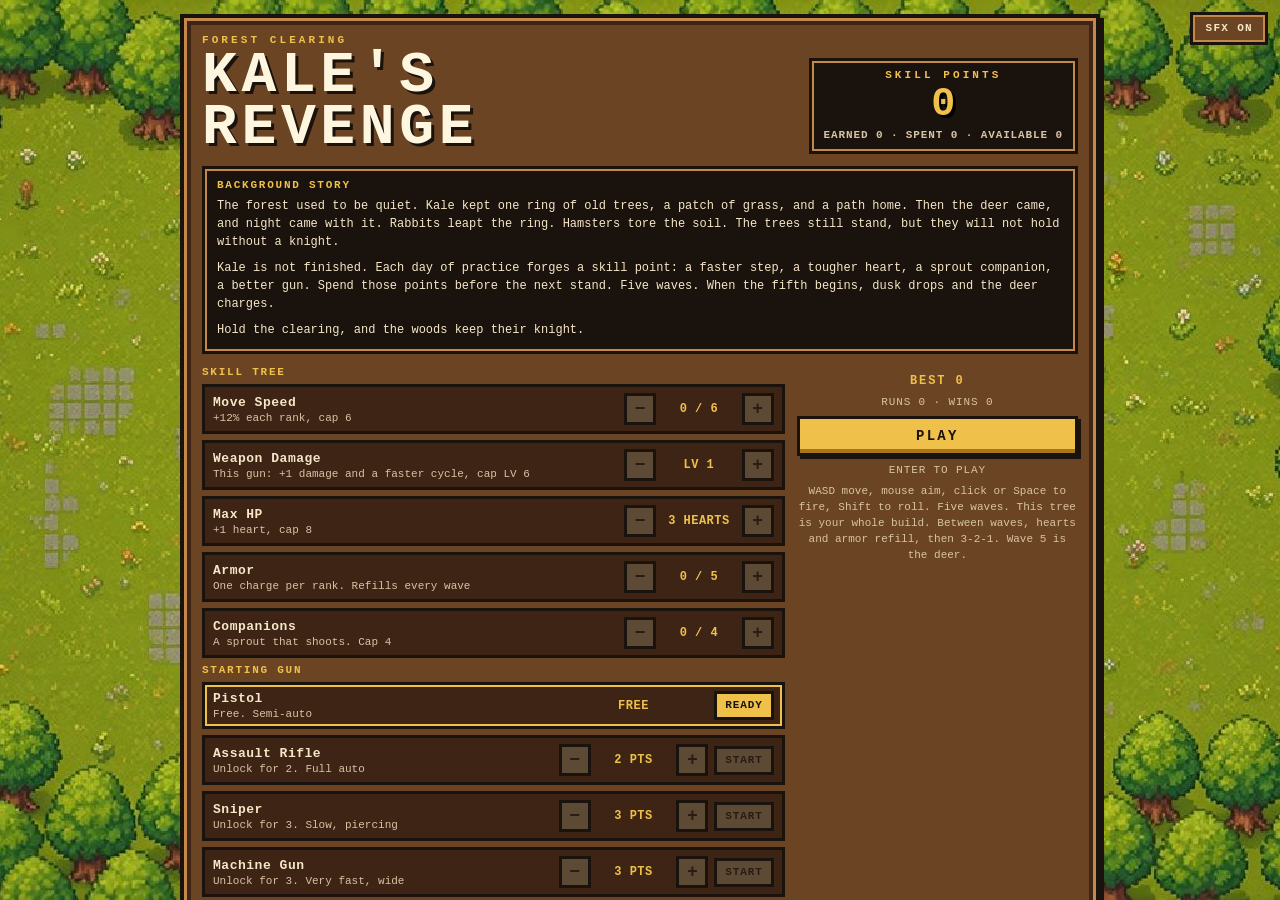
<file: neon-drift/index.html>
<!DOCTYPE html>
<html lang="en">
<head>
<meta charset="UTF-8">
<meta name="viewport" content="width=device-width, initial-scale=1">
<meta name="color-scheme" content="dark">
<title>Kale's Revenge</title>
<link rel="icon" href="data:image/svg+xml,%3Csvg xmlns='http://www.w3.org/2000/svg' viewBox='0 0 32 32'%3E%3Crect width='32' height='32' fill='%232a160c'/%3E%3Cpath d='M16 6c-4 4-8 7-8 12a8 8 0 0016 0c0-5-4-8-8-12z' fill='%23e23d32'/%3E%3C/svg%3E">
<style>
  :root {
    --ink: #1a120c;
    --wood: #6b4423;
    --wood-deep: #3d2414;
    --plank: #c4894a;
    --cream: #f6e7c8;
    --dim: #d7c4a4;
    --gold: #f0c14a;
    --moss: #7dce55;
    --bg: #14210f;
  }

  * { box-sizing: border-box; }

  html, body {
    margin: 0;
    height: 100%;
    background: var(--bg);
    color: var(--cream);
    font-family: ui-monospace, "Courier New", Courier, monospace;
    overflow: hidden;
  }

  canvas {
    position: fixed;
    inset: 0;
    width: 100vw;
    height: 100vh;
    display: block;
    background: #1d3a18;
    image-rendering: pixelated;
    image-rendering: crisp-edges;
    pointer-events: none;
  }

  body.playing { cursor: none; }
  body.playing #mute { cursor: pointer; }
  body.playing canvas { pointer-events: auto; }

  #mute {
    position: fixed;
    top: 12px;
    right: 12px;
    z-index: 6;
    pointer-events: auto;
    background: var(--wood);
    color: var(--cream);
    border: 3px solid var(--ink);
    box-shadow: inset 0 0 0 2px var(--plank);
    border-radius: 0;
    padding: 8px 12px;
    letter-spacing: 0.12em;
    font: 700 11px/1 ui-monospace, "Courier New", monospace;
    cursor: pointer;
  }

  #mute.is-off { color: #a89880; }

  #mute:hover, #mute:focus-visible { outline: none; background: #7d5230; }

  .overlay {
    position: fixed;
    inset: 0;
    z-index: 4;
    display: flex;
    flex-direction: column;
    align-items: center;
    justify-content: flex-start;
    padding: 16px;
    overflow-x: hidden;
    overflow-y: auto;
    -webkit-overflow-scrolling: touch;
    touch-action: pan-y;
    overscroll-behavior: contain;
    background: rgba(16, 10, 6, 0.45);
    pointer-events: auto;
  }

  #screen-start.overlay {
    padding-top: 14px;
    background: transparent;
  }

  .overlay.hidden { display: none; }

  .card {
    width: min(520px, 100%);
    flex: 0 0 auto;
    margin: 0 auto 28px;
    padding: 16px 18px 14px;
    border-radius: 0;
    background: var(--wood);
    color: var(--cream);
    border: 4px solid var(--ink);
    box-shadow:
      inset 0 0 0 3px var(--plank),
      inset 0 0 0 7px var(--wood-deep),
      4px 4px 0 var(--ink);
    text-align: center;
    pointer-events: auto;
  }

  .eyebrow {
    margin: 0 0 4px;
    color: var(--gold);
    letter-spacing: 0.28em;
    font-size: 11px;
    font-weight: 700;
  }

  h1 {
    margin: 0;
    font-size: clamp(36px, 7vw, 58px);
    line-height: 0.9;
    letter-spacing: 0.08em;
    font-weight: 800;
    color: #fff6df;
    text-shadow: 3px 3px 0 var(--ink);
  }

  .rule {
    height: 4px;
    margin: 10px auto 8px;
    width: min(220px, 70%);
    border: 0;
    background: var(--ink);
    box-shadow: 0 3px 0 var(--plank);
  }

  .tag, .hint, .fine { color: var(--dim); margin: 0; }
  .tag { font-size: 13px; }

  .menu-best {
    margin: 8px 0 0;
    letter-spacing: 0.16em;
    font-size: 12px;
    font-weight: 700;
    color: var(--gold);
  }

  .controls {
    display: grid;
    grid-template-columns: 1fr 1fr;
    gap: 4px 12px;
    margin: 10px 0 4px;
    text-align: left;
    font-size: 13px;
  }

  .controls div {
    display: flex;
    align-items: center;
    gap: 6px;
    min-height: 24px;
  }

  .controls span { color: var(--dim); }

  kbd {
    display: inline-block;
    min-width: 1.4em;
    padding: 1px 5px;
    border: 2px solid var(--ink);
    border-radius: 0;
    background: #2a1a10;
    color: var(--cream);
    font: 700 11px/1.4 ui-monospace, "Courier New", monospace;
    text-align: center;
    box-shadow: 0 2px 0 #0c0806;
  }

  .legend {
    display: block;
    margin: 8px 0 10px;
    text-align: left;
  }

  .legend h3 {
    margin: 0 0 4px;
    font-size: 11px;
    letter-spacing: 0.14em;
    color: var(--gold);
  }

  .legend-row {
    display: flex;
    align-items: center;
    gap: 8px;
    margin: 3px 0;
    font-size: 12px;
  }

  .spike {
    width: 0;
    height: 0;
    flex: none;
    border-left: 6px solid transparent;
    border-right: 6px solid transparent;
    border-bottom: 10px solid currentColor;
  }

  .spike.mag { color: #e07aa8; }
  .spike.cyan { color: #8fd0c8; }
  .spike.vio { color: #b9a0e0; }
  .spike.mint { color: var(--moss); }
  .spike.rock { color: #9aa6b2; }
  .spike.boss { color: #e23d32; }

  .bun {
    width: 12px;
    height: 12px;
    flex: none;
    border-radius: 0;
    background: #f4d7c4;
    border: 2px solid var(--ink);
    box-shadow: inset -3px -3px 0 #c4a08a;
  }

  .bun.ham { background: #e8c48a; }

  button.action, button.ghost {
    appearance: none;
    border-radius: 0;
    cursor: pointer;
    font-family: ui-monospace, "Courier New", monospace;
  }

  button.action {
    background: var(--gold);
    color: var(--ink);
    border: 3px solid var(--ink);
    box-shadow: inset 0 -4px 0 #a87420, 3px 3px 0 var(--ink);
    padding: 10px 28px;
    letter-spacing: 0.16em;
    font: 800 14px/1 ui-monospace, "Courier New", monospace;
  }

  button.action:hover, button.action:focus-visible {
    background: #ffe08a;
    outline: none;
  }

  button.ghost {
    background: var(--wood-deep);
    color: var(--cream);
    border: 3px solid var(--ink);
    padding: 10px 18px;
    letter-spacing: 0.12em;
    font: 700 13px/1 ui-monospace, "Courier New", monospace;
  }

  button.ghost:hover, button.ghost:focus-visible { outline: none; background: #2a1a10; }

  .row {
    display: flex;
    gap: 10px;
    justify-content: center;
    flex-wrap: wrap;
    margin-top: 6px;
  }

  .hint { margin-top: 8px; font-size: 11px; letter-spacing: 0.08em; }
  .fine { margin-top: 8px; font-size: 11px; line-height: 1.45; }

  .ups {
    list-style: none;
    margin: 8px 0 14px;
    padding: 0;
    display: flex;
    flex-wrap: wrap;
    gap: 6px;
    justify-content: center;
  }

  .ups li {
    border: 2px solid var(--ink);
    background: #2a160c;
    color: var(--cream);
    padding: 4px 8px;
    font-size: 11px;
    letter-spacing: 0.04em;
  }

  h2 {
    margin: 0;
    letter-spacing: 0.16em;
    font-size: clamp(22px, 4vw, 32px);
    color: #fff6df;
    text-shadow: 2px 2px 0 var(--ink);
  }

  .ribbon {
    display: inline-block;
    margin: 10px 0 0;
    padding: 4px 10px;
    color: var(--ink);
    background: var(--gold);
    border: 2px solid var(--ink);
    border-radius: 0;
    letter-spacing: 0.14em;
    font-size: 11px;
    font-weight: 800;
  }

  .ribbon.hidden { display: none; }

  .final-score {
    margin: 8px 0 0;
    font-size: clamp(36px, 7vw, 56px);
    font-weight: 800;
    letter-spacing: 0.04em;
    color: #fff6df;
    text-shadow: 3px 3px 0 var(--ink);
  }

  .final-best {
    margin: 0 0 8px;
    color: var(--gold);
    letter-spacing: 0.14em;
    font-weight: 700;
    font-size: 13px;
  }

  .stats {
    display: grid;
    grid-template-columns: repeat(3, 1fr);
    gap: 8px;
    margin: 8px 0 14px;
  }

  .stats div {
    padding: 8px 4px;
    background: var(--wood-deep);
    border: 2px solid var(--ink);
  }

  .stats span { display: block; font-size: 20px; font-weight: 800; }
  .stats small { color: var(--dim); letter-spacing: 0.12em; font-size: 10px; }

  .card.wide { width: min(720px, 100%); }

  .choices {
    display: grid;
    grid-template-columns: 1fr 1fr;
    gap: 10px;
    margin: 12px 0 4px;
  }

  .choice {
    appearance: none;
    position: relative;
    display: flex;
    flex-direction: column;
    align-items: center;
    gap: 6px;
    min-height: 150px;
    padding: 14px 10px 12px;
    border-radius: 0;
    background: var(--wood-deep);
    border: 3px solid var(--ink);
    box-shadow: inset 0 0 0 2px #5a3a22;
    color: var(--cream);
    cursor: pointer;
    text-align: center;
    font-family: ui-monospace, "Courier New", monospace;
  }

  .choice:hover, .choice:focus-visible {
    background: #4a301c;
    outline: none;
  }

  .choice-key {
    position: absolute;
    top: 6px;
    left: 6px;
    min-width: 1.4em;
    padding: 2px 5px;
    border: 2px solid var(--ink);
    background: var(--gold);
    color: var(--ink);
    font: 800 11px/1.2 ui-monospace, "Courier New", monospace;
  }

  .choice-icon {
    width: 32px;
    height: 32px;
    margin-top: 8px;
    border-radius: 0;
    background: #f4d7c4;
    color: var(--ink);
    border: 2px solid var(--ink);
    font: 800 16px/28px ui-monospace, "Courier New", monospace;
  }

  .choice strong { letter-spacing: 0.04em; font-size: 14px; }
  .choice em { font-style: normal; color: var(--dim); font-size: 12px; line-height: 1.35; }
  .choice small { margin-top: auto; color: var(--gold); letter-spacing: 0.08em; font-size: 11px; }

  .gun-card-wrap {
    display: flex;
    align-items: center;
    justify-content: center;
    min-height: 36px;
    margin-top: 8px;
  }

  .gun-card {
    height: 28px;
    width: auto;
    image-rendering: pixelated;
    image-rendering: crisp-edges;
  }

  .gun-card.pistol { height: 26px; }
  .gun-card.sniper { height: 22px; }
  .gun-card.rifle, .gun-card.mg { height: 26px; }

  .home-card { width: min(920px, 100%); text-align: left; }

  .home-head {
    display: flex;
    justify-content: space-between;
    align-items: flex-end;
    gap: 12px;
    flex-wrap: wrap;
  }

  .home-head h1 { text-align: left; }

  .point-panel {
    min-width: 180px;
    padding: 8px 12px 10px;
    background: #1a120c;
    border: 3px solid var(--ink);
    box-shadow: inset 0 0 0 2px var(--plank);
    text-align: center;
  }

  .point-available {
    margin: 0;
    font-size: 40px;
    font-weight: 800;
    line-height: 1;
    color: var(--gold);
    text-shadow: 3px 3px 0 #000;
  }

  .point-split {
    margin: 4px 0 0;
    color: var(--dim);
    letter-spacing: 0.08em;
    font-size: 11px;
    font-weight: 700;
  }

  .point-toast {
    margin: 10px 0 0;
    padding: 8px 10px;
    background: var(--moss);
    color: #14210f;
    border: 3px solid var(--ink);
    font-weight: 800;
    letter-spacing: 0.04em;
    text-align: center;
  }

  .point-toast.hidden { display: none; }

  .home-grid {
    display: grid;
    grid-template-columns: minmax(0, 1.45fr) minmax(200px, 0.7fr);
    gap: 12px;
    margin-top: 12px;
    align-items: start;
  }

  .tree-label {
    margin: 0 0 6px;
    color: var(--gold);
    letter-spacing: 0.16em;
    font-size: 11px;
    font-weight: 800;
  }

  .skill-row, .gun-row {
    display: grid;
    grid-template-columns: minmax(0, 1fr) 32px 4.6em 32px;
    gap: 6px;
    align-items: center;
    margin: 0 0 6px;
    padding: 6px 8px;
    background: var(--wood-deep);
    border: 3px solid var(--ink);
    text-align: left;
  }

  .gun-row { grid-template-columns: minmax(0, 1fr) 32px 4.6em 32px auto; }

  .skill-row strong, .gun-row strong {
    display: block;
    font-size: 13px;
    letter-spacing: 0.04em;
  }

  .skill-row em, .gun-row em {
    display: block;
    margin-top: 2px;
    font-style: normal;
    color: var(--dim);
    font-size: 11px;
  }

  .skill-val {
    text-align: center;
    color: var(--gold);
    font-weight: 800;
    font-size: 12px;
    letter-spacing: 0.04em;
  }

  button.step, button.use {
    appearance: none;
    border-radius: 0;
    cursor: pointer;
    font-family: ui-monospace, "Courier New", monospace;
  }

  button.step {
    width: 32px;
    height: 32px;
    padding: 0;
    background: var(--gold);
    color: var(--ink);
    border: 3px solid var(--ink);
    font: 800 18px/1 ui-monospace, "Courier New", monospace;
  }

  button.step:disabled, button.use:disabled {
    background: #5c4a34;
    color: #2a1c12;
    cursor: default;
  }

  button.use {
    background: var(--cream);
    color: var(--ink);
    border: 3px solid var(--ink);
    padding: 6px 8px;
    letter-spacing: 0.08em;
    font: 800 11px/1 ui-monospace, "Courier New", monospace;
  }

  button.use.is-on {
    background: var(--gold);
  }

  .gun-row.is-start {
    box-shadow: inset 0 0 0 2px var(--gold);
  }

  .home-play { text-align: center; }

  .home-play .action { width: 100%; margin-top: 8px; }

  .lore {
    margin-top: 12px;
    padding: 10px 12px 12px;
    background: #1a120c;
    border: 3px solid var(--ink);
    box-shadow: inset 0 0 0 2px var(--plank);
  }

  .lore h3 {
    margin: 0 0 6px;
    color: var(--gold);
    letter-spacing: 0.16em;
    font-size: 11px;
    font-weight: 800;
  }

  .lore p {
    margin: 0 0 8px;
    color: var(--cream);
    font-size: 12px;
    line-height: 1.5;
  }

  .lore p:last-child { margin-bottom: 0; }

  @media (max-width: 720px) {
    .home-grid { grid-template-columns: 1fr; }
    .home-play { order: -1; }
    .gun-row { grid-template-columns: minmax(0, 1fr) 32px 4.2em 32px; }
    .gun-row .use { grid-column: 1 / -1; }
  }

  @media (max-width: 560px) {
    .controls, .choices { grid-template-columns: 1fr; }
    .card { padding: 14px 12px 12px; }
    .choice { min-height: 0; }
  }
</style>
</head>
<body>
<canvas id="game" width="1280" height="720" aria-hidden="true"></canvas>
<button id="mute" type="button" aria-pressed="false">SFX ON</button>

<div id="screen-start" class="overlay">
  <div class="card home-card">
    <div class="home-head">
      <div>
        <p class="eyebrow">FOREST CLEARING</p>
        <h1>KALE'S<br>REVENGE</h1>
      </div>
      <div class="point-panel">
        <p class="eyebrow">SKILL POINTS</p>
        <p class="point-available" id="pts-available">0</p>
        <p class="point-split">EARNED <span id="pts-earned">0</span> · SPENT <span id="pts-spent">0</span> · AVAILABLE <span id="pts-left">0</span></p>
      </div>
    </div>
    <p id="point-toast" class="point-toast hidden"></p>
    <div class="lore">
      <h3>BACKGROUND STORY</h3>
      <p>The forest used to be quiet. Kale kept one ring of old trees, a patch of grass, and a path home. Then the deer came, and night came with it. Rabbits leapt the ring. Hamsters tore the soil. The trees still stand, but they will not hold without a knight.</p>
      <p>Kale is not finished. Each day of practice forges a skill point: a faster step, a tougher heart, a sprout companion, a better gun. Spend those points before the next stand. Five waves. When the fifth begins, dusk drops and the deer charges.</p>
      <p>Hold the clearing, and the woods keep their knight.</p>
    </div>
    <div class="home-grid">
      <div>
        <p class="tree-label">SKILL TREE</p>
        <div id="skill-tree"></div>
      </div>
      <div class="home-play">
        <p class="menu-best">BEST <span id="menu-best">0</span></p>
        <p class="hint" id="menu-meta">RUNS 0 · WINS 0</p>
        <button id="btn-play" class="action" type="button">PLAY</button>
        <p class="hint">ENTER TO PLAY</p>
        <p class="fine">WASD move, mouse aim, click or Space to fire, Shift to roll. Five waves. This tree is your whole build. Between waves, hearts and armor refill, then 3-2-1. Wave 5 is the deer.</p>
      </div>
    </div>
  </div>
</div>

<div id="screen-pause" class="overlay hidden">
  <div class="card">
    <p class="eyebrow">HOLDING</p>
    <h2>PAUSED</h2>
    <hr class="rule">
    <p class="tag">The clearing waits. Your combo does not.</p>
    <div class="row" style="margin-top:18px">
      <button id="btn-resume" class="action" type="button">RESUME</button>
    </div>
    <p class="hint">P / ESC / ENTER</p>
  </div>
</div>

<div id="screen-win" class="overlay hidden">
  <div class="card">
    <p class="eyebrow">CLEARING HELD</p>
    <h2>VICTORY</h2>
    <hr class="rule">
    <p class="tag">The deer is down. The trees keep their knight.</p>
    <p class="final-score" id="win-score">0</p>
    <div class="stats">
      <div><span id="win-time">0:00</span><small>TIME</small></div>
      <div><span id="win-kills">0</span><small>KILLS</small></div>
      <div><span id="win-wave">5/5</span><small>WAVES</small></div>
    </div>
    <p class="eyebrow">LOADOUT</p>
    <ul id="win-ups" class="ups"></ul>
    <div class="row">
      <button id="btn-win-again" class="action" type="button">PLAY AGAIN</button>
      <button id="btn-win-menu" class="ghost" type="button">MENU</button>
    </div>
    <p class="hint">ENTER TO PLAY AGAIN</p>
  </div>
</div>

<div id="screen-over" class="overlay hidden">
  <div class="card">
    <p class="eyebrow">FALLEN</p>
    <h2>GAME OVER</h2>
    <p id="over-ribbon" class="ribbon hidden">NEW BEST</p>
    <p class="final-score" id="over-score">0</p>
    <p class="final-best">BEST <span id="over-best">0</span></p>
    <div class="stats">
      <div><span id="over-wave">1</span><small>WAVE</small></div>
      <div><span id="over-kills">0</span><small>KILLS</small></div>
      <div><span id="over-combo">x0</span><small>BEST COMBO</small></div>
    </div>
    <div class="row">
      <button id="btn-restart" class="action" type="button">AGAIN</button>
      <button id="btn-menu" class="ghost" type="button">MENU</button>
    </div>
    <p class="hint">ENTER TO RESTART</p>
  </div>
</div>

<noscript><p style="position:fixed;inset:0;padding:32px;color:#f6e7c8;background:#14210f">Kale's Revenge needs JavaScript. It still runs offline — just enable JavaScript and reopen this file.</p></noscript>
<script src="points.js"></script>
<script src="elak-plugin.js"></script>
<script src="game.js"></script>
</body>
</html>
</file>
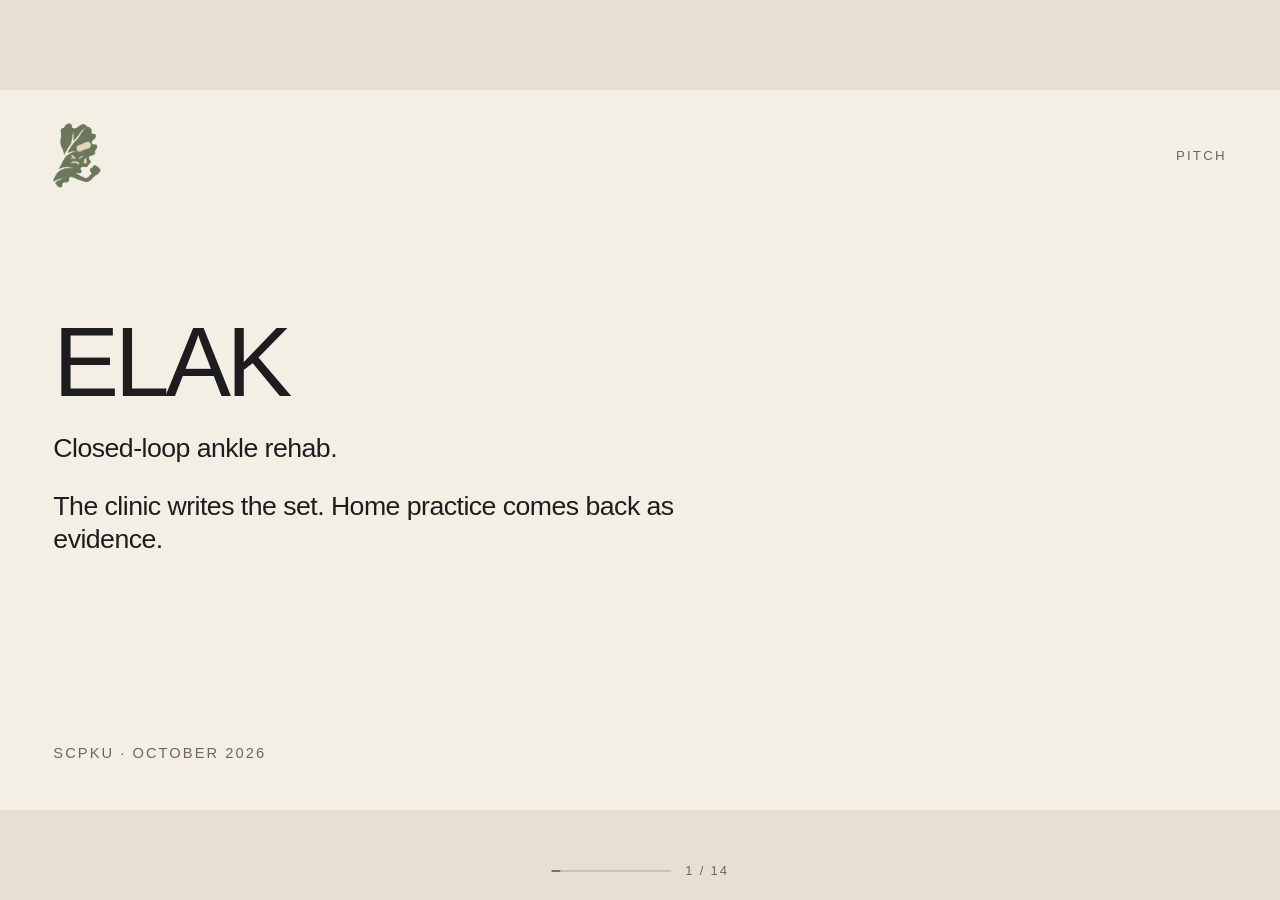
<file: pitch/index.html>
<!DOCTYPE html>
<html lang="en">
<head>
<meta charset="UTF-8">
<meta name="viewport" content="width=device-width, initial-scale=1.0">
<title>ELAK — Pitch</title>
<link rel="preconnect" href="https://api.fontshare.com">
<link href="https://api.fontshare.com/v2/css?f[]=switzer@400,500,600&display=swap" rel="stylesheet">
<style>
/* === THEME ===
   Rice-paper field from the product site (#f4efe4).
   One ink, one leaf accent, no cards. Change these to recolor the deck. */
:root {
    --stage-bg: #e7e0d2;
    --slide-bg: #f4efe4;
    --ink: #1d1d1f;
    --muted: #6e675e;
    --leaf: #5f7d62;
    --line: rgba(29, 29, 31, 0.16);
    --font: "Switzer", "Avenir Next", sans-serif;
    --ease: cubic-bezier(0.16, 1, 0.3, 1);
}

* { box-sizing: border-box; }
button { font: inherit; color: inherit; background: none; border: 0; }

/* === VIEWPORT BASE === */
/* ===========================================
   FIXED 16:9 STAGE: MANDATORY BASE STYLES
   Include this ENTIRE file in every presentation.
   Slides are authored at 1920×1080 and scaled as a whole.
   =========================================== */

/* 1. Lock the browser viewport */
html,
body {
    width: 100%;
    height: 100%;
    margin: 0;
    overflow: hidden;
    background: var(--stage-bg, #000);
}

/* 2. Full-window deck viewport */
.deck-viewport {
    position: fixed;
    inset: 0;
    overflow: hidden;
    background: var(--stage-bg, #000);
}

/* 3. Fixed 16:9 design canvas.
   JavaScript sets transform: translate(...) scale(...). */
.deck-stage {
    position: absolute;
    left: 0;
    top: 0;
    width: 1920px;
    height: 1080px;
    overflow: hidden;
    transform-origin: 0 0;
    background: var(--slide-bg, #fff);
}

/* 4. Slides stack inside the fixed stage.
   Content must be laid out at 1920×1080, not reflowed per device. */
.slide {
    position: absolute;
    inset: 0;
    width: 1920px;
    height: 1080px;
    overflow: hidden;
    display: block;
    visibility: hidden;
    opacity: 0;
    pointer-events: none;
    background: var(--slide-bg, #fff);
}

.slide.active,
.slide.visible {
    visibility: visible;
    opacity: 1;
    pointer-events: auto;
    z-index: 1;
}

/* 5. Keep media inside authored slide bounds */
img,
video,
canvas,
svg {
    max-width: 100%;
    max-height: 100%;
}

/* 6. Presentation chrome stays outside the slide design system */
.deck-controls {
    position: fixed;
    left: 50%;
    bottom: 22px;
    transform: translateX(-50%);
    z-index: 1000;
}

/* 7. Print one fixed-size slide per page */
@media print {
    html,
    body {
        width: 1920px;
        height: auto;
        overflow: visible;
        background: #fff;
    }

    .deck-viewport {
        position: static;
        overflow: visible;
        background: #fff;
    }

    .deck-stage {
        position: static;
        width: auto;
        height: auto;
        transform: none !important;
        background: none;
    }

    .slide {
        position: relative;
        display: block !important;
        visibility: visible !important;
        opacity: 1 !important;
        pointer-events: auto !important;
        width: 1920px;
        height: 1080px;
        break-after: page;
        page-break-after: always;
    }

    .slide:last-child {
        break-after: auto;
        page-break-after: auto;
    }

    .deck-controls {
        display: none !important;
    }
}

/* 8. Reduced motion */
@media (prefers-reduced-motion: reduce) {
    *,
    *::before,
    *::after {
        animation-duration: 0.01ms !important;
        transition-duration: 0.2s !important;
    }
}

/* === CHROME ===
   Logo stays top-left on every slide. Section name sits top-right. */
.chrome {
    position: absolute;
    left: 80px;
    right: 80px;
    top: 44px;
    height: 108px;
    display: flex;
    align-items: center;
    justify-content: space-between;
}
.chrome img {
    width: auto;
    height: 96px;
    max-height: 96px;
    object-fit: contain;
    object-position: left center;
}
.sec {
    font-family: var(--font);
    font-size: 20px;
    font-weight: 500;
    letter-spacing: 0.16em;
    text-transform: uppercase;
    color: var(--muted);
}

/* === TYPE === */
.slide { color: var(--ink); font-family: var(--font); }
h1, h2, p { margin: 0; font-weight: 500; }
.hero, .statement, .cols, .split, .rows, .pair, .people {
    position: absolute;
    left: 80px;
    right: 80px;
}
.hero { top: 340px; }
h1 {
    font-size: 148px;
    line-height: 0.92;
    letter-spacing: -0.045em;
    font-weight: 500;
}
.dek {
    margin-top: 36px;
    max-width: 1100px;
    font-size: 40px;
    line-height: 1.25;
    letter-spacing: -0.02em;
    font-weight: 400;
}
.meta {
    position: absolute;
    left: 80px;
    bottom: 72px;
    font-size: 22px;
    letter-spacing: 0.14em;
    text-transform: uppercase;
    color: var(--muted);
    font-weight: 500;
}
.statement { top: 300px; max-width: 1500px; }
h2 {
    font-size: 84px;
    line-height: 1.02;
    letter-spacing: -0.038em;
    font-weight: 500;
    max-width: 1500px;
}
.support {
    margin-top: 28px;
    max-width: 1100px;
    font-size: 32px;
    line-height: 1.35;
    font-weight: 400;
    color: var(--muted);
}
.statement .support:first-of-type { margin-top: 40px; }

/* === THREE COLUMNS === */
.cols {
    top: 280px;
    display: grid;
    grid-template-columns: 1fr 1fr 1fr;
    gap: 64px;
}
.cols h2 { font-size: 64px; max-width: none; margin-bottom: 64px; grid-column: 1 / -1; }
.cols article h3 {
    margin: 0 0 18px;
    font-size: 22px;
    font-weight: 500;
    letter-spacing: 0.14em;
    text-transform: uppercase;
    color: var(--leaf);
}
.cols article p {
    font-size: 32px;
    line-height: 1.3;
    letter-spacing: -0.02em;
    font-weight: 400;
}

/* === SPLIT === */
.split {
    top: 280px;
    display: grid;
    grid-template-columns: 1fr 1px 1fr;
    gap: 72px;
    align-items: start;
}
.split h2 { grid-column: 1 / -1; margin-bottom: 20px; }
.rule { background: var(--line); align-self: stretch; margin-top: 12px; }
.split h3 {
    margin: 28px 0 16px;
    font-size: 40px;
    letter-spacing: -0.03em;
    font-weight: 500;
}
.split p { font-size: 28px; line-height: 1.4; color: var(--muted); font-weight: 400; max-width: 640px; }

/* === ROWS === */
.rows { top: 250px; }
.rows h2 { margin-bottom: 48px; }
.row {
    display: grid;
    grid-template-columns: 360px 1fr;
    gap: 40px;
    align-items: baseline;
    padding: 22px 0;
    border-top: 1px solid var(--line);
    font-size: 34px;
    letter-spacing: -0.02em;
}
.row:last-child { border-bottom: 1px solid var(--line); }
.row b { font-weight: 500; }
.row span { color: var(--muted); font-weight: 400; }
.row.us b, .row.us span { color: var(--ink); }
.row.us b { color: var(--leaf); }

/* === PAIR === */
.pair {
    top: 280px;
    display: grid;
    grid-template-columns: 1fr 1fr;
    gap: 100px;
}
.pair h2 { grid-column: 1 / -1; }
.pair h3 {
    margin: 48px 0 20px;
    font-size: 22px;
    letter-spacing: 0.16em;
    text-transform: uppercase;
    color: var(--leaf);
    font-weight: 500;
}
.pair li {
    font-size: 34px;
    line-height: 1.35;
    letter-spacing: -0.02em;
    margin: 0 0 18px;
    font-weight: 400;
}
.pair ul { margin: 0; padding: 0; list-style: none; }

/* === METRICS === */
.metrics {
    position: absolute;
    left: 80px;
    right: 80px;
    top: 460px;
    display: grid;
    grid-template-columns: 1fr 1fr;
    column-gap: 80px;
}
.metrics p {
    margin: 0;
    padding: 18px 0;
    border-top: 1px solid var(--line);
    font-size: 34px;
    letter-spacing: -0.02em;
    font-weight: 400;
}

/* === PEOPLE / OPEN LINES === */
.people { top: 280px; }
.people h2 { margin-bottom: 36px; }
.person, .open {
    display: grid;
    grid-template-columns: 1.1fr 1fr;
    gap: 32px;
    padding: 26px 0;
    border-top: 1px solid var(--line);
    font-size: 40px;
    letter-spacing: -0.03em;
}
.person:last-child, .open:last-child { border-bottom: 1px solid var(--line); }
.person span, .open span { color: var(--muted); font-weight: 400; }

/* === REVEAL ===
   Calm fade. .visible on the active slide starts it. */
.reveal {
    opacity: 0;
    transform: translateY(18px);
    transition: opacity 0.7s var(--ease), transform 0.7s var(--ease);
}
.slide.visible .reveal { opacity: 1; transform: none; }
.d1 { transition-delay: 0.05s; }
.d2 { transition-delay: 0.14s; }
.d3 { transition-delay: 0.24s; }
.d4 { transition-delay: 0.34s; }
.d5 { transition-delay: 0.44s; }

/* === PAGER === */
.deck-controls {
    display: flex;
    align-items: center;
    gap: 14px;
    color: var(--muted);
    font-family: var(--font);
    font-size: 13px;
    letter-spacing: 0.14em;
}
.track {
    width: 120px;
    height: 2px;
    background: rgba(29, 29, 31, 0.15);
    border-radius: 2px;
    overflow: hidden;
}
.track i {
    display: block;
    height: 100%;
    width: 0;
    background: var(--leaf);
}

/* === INLINE EDIT ===
   Visibility is JS-only. A CSS sibling hover breaks because
   pointer-events: none drops the hover chain. */
.edit-hotzone {
    position: fixed;
    top: 0;
    left: 0;
    width: 80px;
    height: 80px;
    z-index: 10000;
    cursor: pointer;
}
.edit-toggle {
    position: fixed;
    top: 18px;
    left: 18px;
    z-index: 10001;
    width: 36px;
    height: 36px;
    border-radius: 50%;
    background: rgba(255, 250, 242, 0.92);
    color: var(--ink);
    font-size: 16px;
    opacity: 0;
    pointer-events: none;
    transition: opacity 0.3s ease;
    box-shadow: 0 1px 0 rgba(29, 29, 31, 0.08);
}
.edit-toggle.show,
.edit-toggle.active {
    opacity: 1;
    pointer-events: auto;
}
body.editing [data-edit] {
    outline: 1px dashed rgba(95, 125, 98, 0.55);
    outline-offset: 4px;
    cursor: text;
}
</style>
</head>
<body>
<div class="deck-viewport">
<main class="deck-stage" id="deckStage">

<!-- Speaker: name the company, then the sentence. Do not explain the product yet. -->
<section class="slide">
    <header class="chrome">
        <img src="assets/elak-logo.png" alt="ELAK">
        <span class="sec" data-edit="s1-sec">Pitch</span>
    </header>
    <div class="hero">
        <h1 class="reveal d1" data-edit="s1-title">ELAK</h1>
        <p class="dek reveal d2" data-edit="s1-dek">Closed-loop ankle rehab.</p>
        <p class="dek reveal d3" data-edit="s1-line">The clinic writes the set. Home practice comes back as evidence.</p>
    </div>
    <p class="meta reveal d4" data-edit="s1-meta">SCPKU · October 2026</p>
</section>

<!-- Speaker: the gap is the days between visits, not "rehab is hard." -->
<section class="slide">
    <header class="chrome">
        <img src="assets/elak-logo.png" alt="">
        <span class="sec" data-edit="s2-sec">Problem</span>
    </header>
    <div class="statement">
        <h2 class="reveal d1" data-edit="s2-h">The days between visits are invisible.</h2>
        <p class="support reveal d2" data-edit="s2-p">An ankle program leaves on paper. What comes back is a story.</p>
    </div>
</section>

<!-- Speaker: three failures, then stop. The third is the substitute. -->
<section class="slide">
    <header class="chrome">
        <img src="assets/elak-logo.png" alt="">
        <span class="sec" data-edit="s3-sec">Problem</span>
    </header>
    <div class="cols">
        <h2 class="reveal d1" data-edit="s3-h">The record never makes the trip.</h2>
        <article class="reveal d2">
            <h3 data-edit="s3-a-k">Now</h3>
            <p data-edit="s3-a">A handout, practised alone, reported from memory.</p>
        </article>
        <article class="reveal d3">
            <h3 data-edit="s3-b-k">Why it fails</h3>
            <p data-edit="s3-b">Missed days and a difficult ankle look the same in a self-report.</p>
        </article>
        <article class="reveal d4">
            <h3 data-edit="s3-c-k">Substitutes</h3>
            <p data-edit="s3-c">A video library is not the set written in this visit.</p>
        </article>
    </div>
</section>

<!-- Speaker: walk the three columns left to right. That is the product. -->
<section class="slide">
    <header class="chrome">
        <img src="assets/elak-logo.png" alt="">
        <span class="sec" data-edit="s4-sec">Solution</span>
    </header>
    <div class="cols">
        <h2 class="reveal d1" data-edit="s4-h">One set. Both rooms.</h2>
        <article class="reveal d2">
            <h3 data-edit="s4-a-k">Clinic</h3>
            <p data-edit="s4-a">After treatment, the physiotherapist saves the ankle set.</p>
        </article>
        <article class="reveal d3">
            <h3 data-edit="s4-b-k">Home</h3>
            <p data-edit="s4-b">The patient practises that set. Posture is scored on the device.</p>
        </article>
        <article class="reveal d4">
            <h3 data-edit="s4-c-k">Next visit</h3>
            <p data-edit="s4-c">Adherence and gait are on the desk before the appointment.</p>
        </article>
    </div>
</section>

<!-- Speaker: stress "this visit," not a content library. -->
<section class="slide">
    <header class="chrome">
        <img src="assets/elak-logo.png" alt="">
        <span class="sec" data-edit="s5-sec">Technology</span>
    </header>
    <div class="statement">
        <h2 class="reveal d1" data-edit="s5-h">It only plays the set just written.</h2>
        <p class="support reveal d2" data-edit="s5-p">The patient does not browse a library. The program is the one saved after treatment.</p>
    </div>
</section>

<!-- Speaker: offer the demo here. Two modes, both ankle only. -->
<section class="slide">
    <header class="chrome">
        <img src="assets/elak-logo.png" alt="">
        <span class="sec" data-edit="s6-sec">Technology</span>
    </header>
    <div class="split">
        <h2 class="reveal d1" data-edit="s6-h">Two ways to practise.</h2>
        <div class="reveal d2">
            <h3 data-edit="s6-a-h">Follow the clip</h3>
            <p data-edit="s6-a">Copy the teaching video. Hold through the movement. Release on the way back.</p>
        </div>
        <div class="rule" aria-hidden="true"></div>
        <div class="reveal d3">
            <h3 data-edit="s6-b-h">Camera check</h3>
            <p data-edit="s6-b">The camera stays on the person who starts. A rep counts when the ankle posture matches. The video stays on the device.</p>
        </div>
    </div>
</section>

<!-- Speaker: read three, not all six, unless they ask. Adherence is separate from the ankle. -->
<section class="slide">
    <header class="chrome">
        <img src="assets/elak-logo.png" alt="">
        <span class="sec" data-edit="s7-sec">Technology</span>
    </header>
    <div class="statement" style="top: 240px;">
        <h2 class="reveal d1" data-edit="s7-h">What returns to the clinic.</h2>
        <p class="support reveal d2" data-edit="s7-p">Missed sessions stay separate from how the ankle is moving.</p>
    </div>
    <div class="metrics">
        <p class="reveal d3" data-edit="s7-m1">Gait asymmetry</p>
        <p class="reveal d3" data-edit="s7-m2">Double support</p>
        <p class="reveal d4" data-edit="s7-m3">Walking speed</p>
        <p class="reveal d4" data-edit="s7-m4">Plantar pressure share</p>
        <p class="reveal d5" data-edit="s7-m5">Cadence</p>
        <p class="reveal d5" data-edit="s7-m6">Adherence</p>
    </div>
</section>

<!-- Speaker: do not name companies you have not studied. Categories are enough. -->
<section class="slide">
    <header class="chrome">
        <img src="assets/elak-logo.png" alt="">
        <span class="sec" data-edit="s8-sec">Competition</span>
    </header>
    <div class="rows">
        <h2 class="reveal d1" data-edit="s8-h">Most options end at the door.</h2>
        <div class="row reveal d2"><b data-edit="s8-a">Handout</b><span data-edit="s8-a2">Easy to give. Gone once they leave.</span></div>
        <div class="row reveal d3"><b data-edit="s8-b">Exercise apps</b><span data-edit="s8-b2">A library. Not this patient's set.</span></div>
        <div class="row reveal d4"><b data-edit="s8-c">The next visit</b><span data-edit="s8-c2">A conversation about days nobody recorded.</span></div>
        <div class="row us reveal d5"><b data-edit="s8-d">ELAK</b><span data-edit="s8-d2">The set, scored at home, back before the visit.</span></div>
    </div>
</section>

<!-- Speaker: buyer is the clinic. Do not invent a price. -->
<section class="slide">
    <header class="chrome">
        <img src="assets/elak-logo.png" alt="">
        <span class="sec" data-edit="s9-sec">Business model</span>
    </header>
    <div class="statement">
        <h2 class="reveal d1" data-edit="s9-h">The clinic is the customer.</h2>
        <p class="support reveal d2" data-edit="s9-p">The therapist writes the program and needs the record.</p>
        <p class="support reveal d3" data-edit="s9-q">The patient practises. They are not the buyer.</p>
        <p class="support reveal d4" data-edit="s9-r">Not a payer sale. Not a consumer app.</p>
    </div>
</section>

<!-- Speaker: say the real names. These three lines are blanks. -->
<section class="slide">
    <header class="chrome">
        <img src="assets/elak-logo.png" alt="">
        <span class="sec" data-edit="s10-sec">Team</span>
    </header>
    <div class="people">
        <h2 class="reveal d1" data-edit="s10-h">Who is in the room.</h2>
        <div class="person reveal d2"><b data-edit="s10-n1">Name</b><span data-edit="s10-r1">Role</span></div>
        <div class="person reveal d3"><b data-edit="s10-n2">Name</b><span data-edit="s10-r2">Role</span></div>
        <div class="person reveal d4"><b data-edit="s10-n3">Name</b><span data-edit="s10-r3">Role</span></div>
        <div class="person reveal d5"><b data-edit="s10-n4">Name</b><span data-edit="s10-r4">Advisor</span></div>
    </div>
</section>

<!-- Speaker: only if they ask. Do not volunteer the blanks as a weakness. -->
<section class="slide">
    <header class="chrome">
        <img src="assets/elak-logo.png" alt="">
        <span class="sec" data-edit="s11-sec">Backup</span>
    </header>
    <div class="statement">
        <h2 class="reveal d1" data-edit="s11-h">If they ask.</h2>
        <p class="support reveal d2" data-edit="s11-p">Scope, and the questions we still owe an answer.</p>
    </div>
</section>

<!-- Speaker: read the right column if a judge asks whether this is medical advice. -->
<section class="slide">
    <header class="chrome">
        <img src="assets/elak-logo.png" alt="">
        <span class="sec" data-edit="s12-sec">Backup</span>
    </header>
    <div class="pair">
        <h2 class="reveal d1" data-edit="s12-h">What the loop is.</h2>
        <div class="reveal d2">
            <h3 data-edit="s12-a-k">This is</h3>
            <ul>
                <li data-edit="s12-a1">The ankle set from this visit, practised at home.</li>
                <li data-edit="s12-a2">Video that stays on the device.</li>
                <li data-edit="s12-a3">Adherence kept apart from the ankle.</li>
            </ul>
        </div>
        <div class="reveal d3">
            <h3 data-edit="s12-b-k">This is not</h3>
            <ul>
                <li data-edit="s12-b1">A diagnosis.</li>
                <li data-edit="s12-b2">A personal prescription.</li>
                <li data-edit="s12-b3">A reason to push through pain, dizziness, or numbness.</li>
            </ul>
        </div>
    </div>
</section>

<!-- Speaker: answer only the one they ask. Do not invent a market number. -->
<section class="slide">
    <header class="chrome">
        <img src="assets/elak-logo.png" alt="">
        <span class="sec" data-edit="s13-sec">Backup</span>
    </header>
    <div class="people">
        <h2 class="reveal d1" data-edit="s13-h">Still ours to answer.</h2>
        <div class="open reveal d2"><b data-edit="s13-a">Market</b><span data-edit="s13-a2">Outpatient clinics sending ankle sets home.</span></div>
        <div class="open reveal d3"><b data-edit="s13-b">Price</b><span data-edit="s13-b2">What that practice will pay.</span></div>
        <div class="open reveal d4"><b data-edit="s13-c">First clinic</b><span data-edit="s13-c2">Named, and why they would start.</span></div>
        <div class="open reveal d5"><b data-edit="s13-d">90 days</b><span data-edit="s13-d2">The first loop running on a real schedule.</span></div>
    </div>
</section>

<!-- Speaker: stop. Do not add a thank-you. -->
<section class="slide">
    <header class="chrome">
        <img src="assets/elak-logo.png" alt="ELAK">
        <span class="sec" data-edit="s14-sec">ELAK</span>
    </header>
    <div class="statement">
        <h2 class="reveal d1" data-edit="s14-h">The clinic writes the set.</h2>
        <p class="support reveal d2" data-edit="s14-p">Home practice comes back as evidence.</p>
    </div>
</section>

</main>
</div>

<div class="deck-controls" aria-hidden="true">
    <div class="track"><i id="bar"></i></div>
    <span id="pager">1 / 14</span>
</div>
<div class="edit-hotzone" aria-hidden="true"></div>
<button class="edit-toggle" id="editToggle" type="button" title="Edit (E)">✎</button>

<script>
/* === STAGE + NAV ===
   The 1920×1080 stage scales as a whole. Arrow keys, space, swipe. */
class SlidePresentation {
    constructor() {
        this.slides = Array.from(document.querySelectorAll(".slide"));
        this.stage = document.getElementById("deckStage");
        this.pager = document.getElementById("pager");
        this.bar = document.getElementById("bar");
        this.current = 0;
        this.lock = false;
        const fromHash = parseInt((location.hash || "").replace("#", ""), 10);
        this.setupStageScale();
        this.setupKeyboardNav();
        this.setupTouchNav();
        this.setupWheel();
        this.showSlide(Number.isFinite(fromHash) ? fromHash - 1 : 0);
    }

    setupStageScale() {
        const scale = () => {
            const factor = Math.min(window.innerWidth / 1920, window.innerHeight / 1080);
            const x = (window.innerWidth - 1920 * factor) / 2;
            const y = (window.innerHeight - 1080 * factor) / 2;
            this.stage.style.transform = "translate(" + x + "px, " + y + "px) scale(" + factor + ")";
        };
        scale();
        window.addEventListener("resize", scale);
    }

    setupKeyboardNav() {
        document.addEventListener("keydown", (e) => {
            if (e.target && e.target.isContentEditable) return;
            if (document.body.classList.contains("editing") && (e.key === " " || e.key === "e" || e.key === "E")) return;
            if (["ArrowRight", "ArrowDown", "PageDown", " "].includes(e.key)) {
                e.preventDefault();
                this.showSlide(this.current + 1);
            } else if (["ArrowLeft", "ArrowUp", "PageUp"].includes(e.key)) {
                e.preventDefault();
                this.showSlide(this.current - 1);
            } else if (e.key === "Home") {
                this.showSlide(0);
            } else if (e.key === "End") {
                this.showSlide(this.slides.length - 1);
            }
        });
    }

    setupTouchNav() {
        let x0 = null;
        document.addEventListener("touchstart", (e) => { x0 = e.touches[0].clientX; }, { passive: true });
        document.addEventListener("touchend", (e) => {
            if (x0 == null) return;
            const dx = e.changedTouches[0].clientX - x0;
            if (Math.abs(dx) > 50) this.showSlide(this.current + (dx < 0 ? 1 : -1));
            x0 = null;
        }, { passive: true });
    }

    setupWheel() {
        document.addEventListener("wheel", (e) => {
            if (this.lock || document.body.classList.contains("editing")) return;
            if (Math.abs(e.deltaY) < 20) return;
            this.lock = true;
            this.showSlide(this.current + (e.deltaY > 0 ? 1 : -1));
            setTimeout(() => { this.lock = false; }, 700);
        }, { passive: true });
    }

    showSlide(index) {
        this.current = Math.max(0, Math.min(index, this.slides.length - 1));
        this.slides.forEach((slide, i) => {
            const on = i === this.current;
            slide.classList.toggle("active", on);
            slide.classList.toggle("visible", on);
        });
        this.pager.textContent = (this.current + 1) + " / " + this.slides.length;
        this.bar.style.width = ((this.current + 1) / this.slides.length * 100) + "%";
        history.replaceState(null, "", "#" + (this.current + 1));
    }
}

/* === INLINE EDIT ===
   Hover the top-left corner or press E. Click text, then Ctrl/Cmd+S to download. */
class Editor {
    constructor() {
        this.isActive = false;
        this.key = "elak-pitch-v1";
        this.nodes = Array.from(document.querySelectorAll("[data-edit]"));
        this.restore();
        this.nodes.forEach((n) => n.addEventListener("input", () => this.save()));
    }

    toggleEditMode() {
        this.isActive = !this.isActive;
        document.body.classList.toggle("editing", this.isActive);
        this.nodes.forEach((n) => { n.contentEditable = this.isActive ? "true" : "false"; });
        document.getElementById("editToggle").classList.toggle("active", this.isActive);
    }

    snapshot() {
        const data = {};
        this.nodes.forEach((n) => { data[n.dataset.edit] = n.innerHTML; });
        return data;
    }

    save() {
        localStorage.setItem(this.key, JSON.stringify(this.snapshot()));
    }

    restore() {
        const raw = localStorage.getItem(this.key);
        if (!raw) return;
        try {
            const data = JSON.parse(raw);
            this.nodes.forEach((n) => {
                if (Object.prototype.hasOwnProperty.call(data, n.dataset.edit)) n.innerHTML = data[n.dataset.edit];
            });
        } catch (err) { /* keep the file copy if storage is unreadable */ }
    }

    download() {
        const was = this.isActive;
        if (was) this.toggleEditMode();
        const html = "<!DOCTYPE html>\n" + document.documentElement.outerHTML;
        const a = document.createElement("a");
        a.href = URL.createObjectURL(new Blob([html], { type: "text/html" }));
        a.download = "elak-pitch.html";
        a.click();
        if (was) this.toggleEditMode();
    }
}

const deck = new SlidePresentation();
const editor = new Editor();

const editToggle = document.getElementById("editToggle");
const hotzone = document.querySelector(".edit-hotzone");
let hideTimeout = null;
editToggle.addEventListener("click", () => editor.toggleEditMode());
hotzone.addEventListener("mouseenter", () => {
    clearTimeout(hideTimeout);
    editToggle.classList.add("show");
});
hotzone.addEventListener("mouseleave", () => {
    hideTimeout = setTimeout(() => {
        if (!editor.isActive) editToggle.classList.remove("show");
    }, 400);
});
editToggle.addEventListener("mouseenter", () => clearTimeout(hideTimeout));
editToggle.addEventListener("mouseleave", () => {
    hideTimeout = setTimeout(() => {
        if (!editor.isActive) editToggle.classList.remove("show");
    }, 400);
});
hotzone.addEventListener("click", () => editor.toggleEditMode());
document.addEventListener("keydown", (e) => {
    if ((e.key === "e" || e.key === "E") && !(e.target && e.target.getAttribute && e.target.getAttribute("contenteditable") === "true") && !e.metaKey && !e.ctrlKey) {
        editor.toggleEditMode();
    }
    if ((e.metaKey || e.ctrlKey) && e.key.toLowerCase() === "s") {
        e.preventDefault();
        editor.save();
        editor.download();
    }
});
</script>
</body>
</html>
</file>
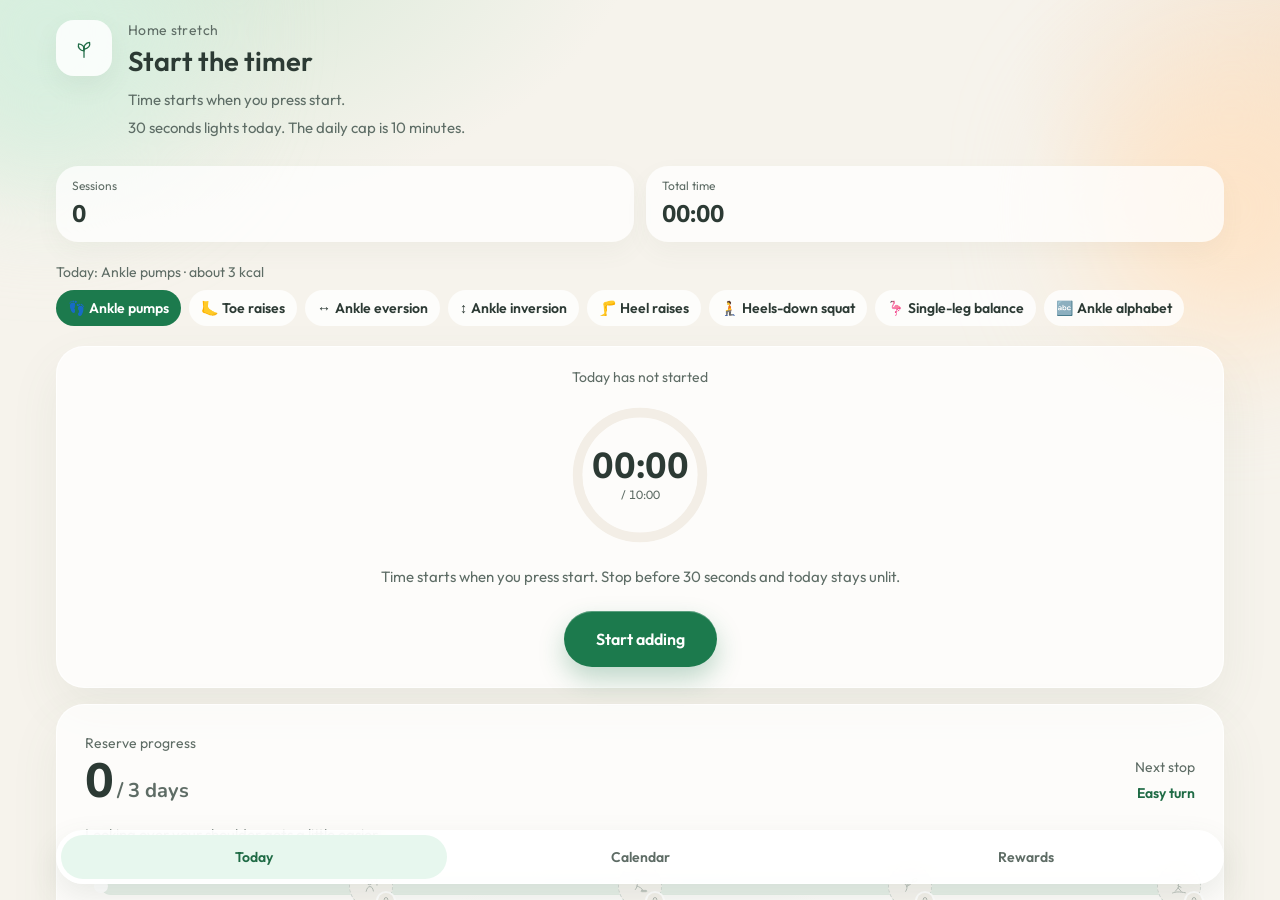
<file: reward/index.html>
<!doctype html>
<html lang="en">
  <head>
    <meta charset="UTF-8" />
    <link rel="icon" type="image/svg+xml" href="./favicon.svg" />
    <meta name="viewport" content="width=device-width, initial-scale=1.0" />
    <meta name="theme-color" content="#f6f3ec" />
    <meta
      name="description"
      content="ELAK practice rewards. Finished ankle work stays on this page."
    />
    <link rel="preconnect" href="https://fonts.googleapis.com" />
    <link rel="preconnect" href="https://fonts.gstatic.com" crossorigin />
    <link
      href="https://fonts.googleapis.com/css2?family=Nunito:wght@600;700;800&family=Outfit:wght@400;500;600;700&display=swap"
      rel="stylesheet"
    />
    <title>Rewards · Ankle practice</title>
    <style>html,body,#root{-webkit-overflow-scrolling:touch;height:100%;overflow:auto}iframe[title="Kale's Revenge"]{min-height:62vh;height:calc(100dvh - 9.5rem)!important}</style>
    <script type="module" crossorigin src="./assets/index-jZdOGycn.js"></script>
    <link rel="stylesheet" crossorigin href="./assets/index-DhFvFcOb.css">
  </head>
  <body>
    <div id="root"></div>
  </body>
</html>
</file>
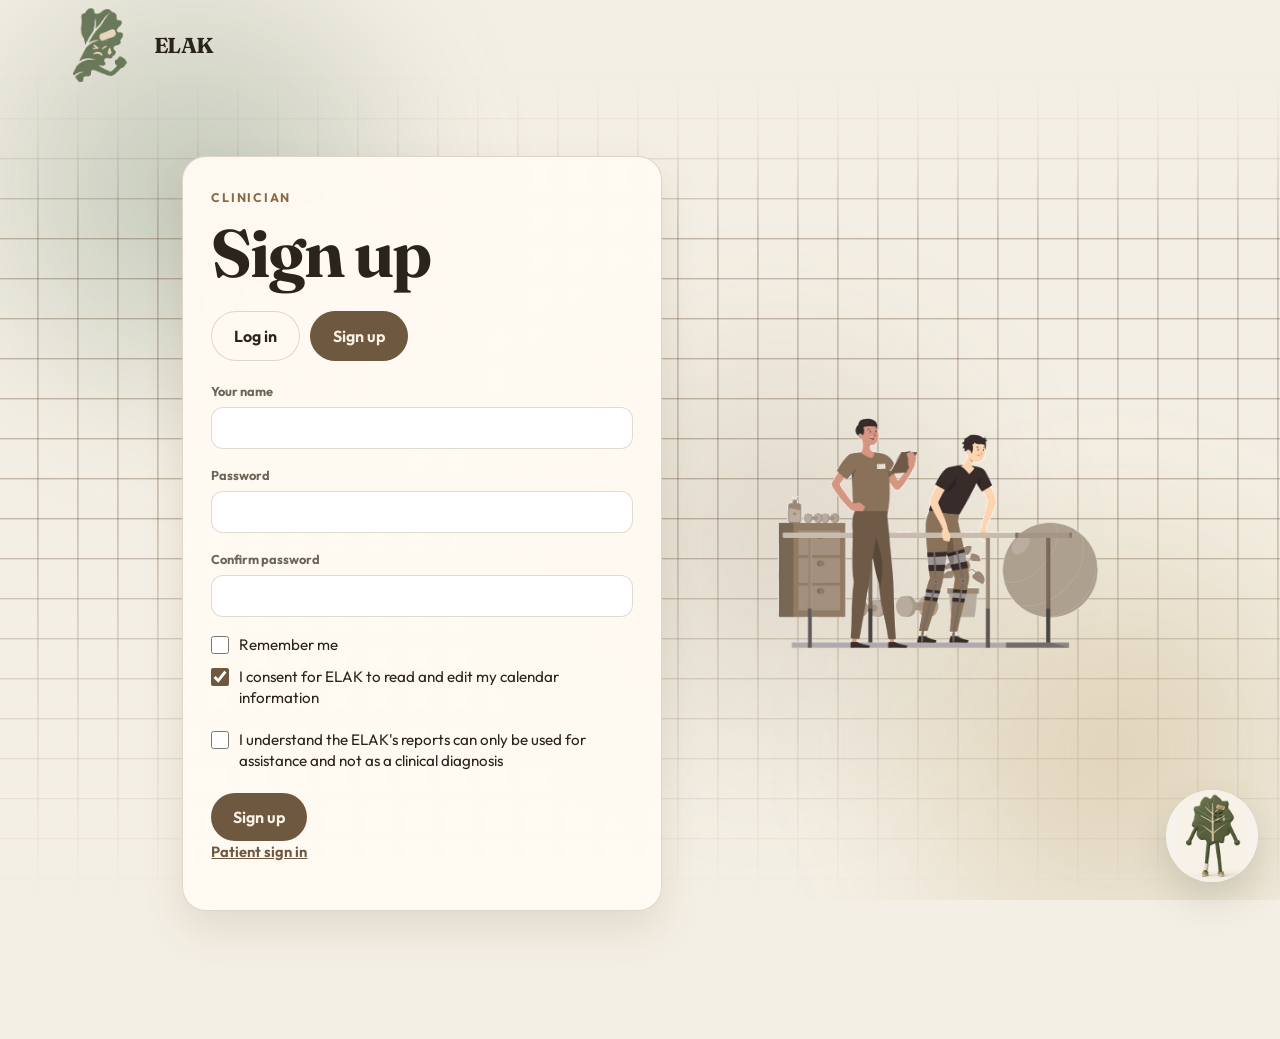
<file: clinician.html>
<!DOCTYPE html>
<html lang="en">
<head>
<meta charset="UTF-8">
<meta name="viewport" content="width=device-width, initial-scale=1">
<title>ELAK — Ankle rehab</title>
<link rel="icon" href="elak-logo.png?v=2">
<link rel="preconnect" href="https://fonts.googleapis.com">
<link rel="preconnect" href="https://fonts.gstatic.com" crossorigin>
<link href="https://fonts.googleapis.com/css2?family=Fraunces:opsz,wght@9..144,560;9..144,680&family=Outfit:wght@400;500;600;700&display=swap" rel="stylesheet">
<style>
  :root {
    --ink: #2a241c;
    --muted: #6e6458;
    --paper: rgba(255, 250, 242, 0.97);
    --line: rgba(111, 88, 64, 0.22);
    --terra: #6f5840;
    --terra-deep: #5c4632;
    --leaf: #5f7d62;
    --leaf-soft: rgba(95, 125, 98, 0.18);
    --sky: #8a7355;
    --shadow: 0 18px 40px rgba(90, 70, 40, 0.12);
  }
  * { box-sizing: border-box; }
  html, body { height: 100%; }
  html { color-scheme: light; }
  body {
    margin: 0;
    color: var(--ink);
    font-family: Outfit, "Avenir Next", "Segoe UI", sans-serif;
    background: #f4efe4;
  }
  .shape-grid {
    position: fixed;
    inset: 0;
    z-index: 1;
    pointer-events: none;
    overflow: hidden;
    -webkit-mask-image: linear-gradient(to bottom, transparent 0%, transparent 8%, rgba(0,0,0,0.22) 16%, #000 26%, #000 58%, rgba(0,0,0,0.4) 80%, transparent 100%);
    mask-image: linear-gradient(to bottom, transparent 0%, transparent 8%, rgba(0,0,0,0.22) 16%, #000 26%, #000 58%, rgba(0,0,0,0.4) 80%, transparent 100%);
  }
  .shapegrid-canvas { width: 100%; height: 100%; display: block; }
  button, input, select, textarea { font: inherit; color: inherit; }
  input, select, textarea {
    border: 1px solid var(--line);
    background: #fff;
    border-radius: 12px;
    padding: 10px 12px;
    width: 100%;
  }
  textarea { resize: vertical; }
  input:focus-visible, select:focus-visible, textarea:focus-visible, button:focus-visible, a:focus-visible {
    outline: 3px solid var(--sky);
    outline-offset: 2px;
  }
  button { cursor: pointer; }
  .sr { position: absolute; width: 1px; height: 1px; overflow: hidden; clip: rect(0, 0, 0, 0); }
  a.ghost { text-decoration: none; display: inline-flex; align-items: center; }
  #app {
    position: relative;
    z-index: 2;
    max-width: 1480px;
    margin: 0 auto;
    min-height: 100%;
    padding: 8px 56px 56px;
  }
  header {
    position: relative;
    z-index: 5;
    display: flex;
    align-items: center;
    justify-content: space-between;
    gap: 12px;
    min-height: 48px;
    margin-bottom: 20px;
  }
  .brand {
    display: inline-flex;
    align-items: center;
    gap: 10px;
    color: inherit;
    text-decoration: none;
    border: 0;
    background: transparent;
    padding: 0;
    font-family: Fraunces, Georgia, serif;
    font-size: 1.35rem;
    font-weight: 680;
    letter-spacing: -0.03em;
  }
  .tabs {
    display: flex;
    gap: 0;
    border: 1px solid var(--line);
    border-radius: 14px;
    overflow: hidden;
    background: rgba(255, 250, 242, 0.98);
  }
  .tab {
    border: 0;
    border-radius: 0;
    background: transparent;
    padding: 8px 16px;
    font-size: 0.92rem;
    font-weight: 650;
  }
  .tab + .tab { border-left: 1px solid var(--line); }
  .tab.sel { background: #6f5840; color: #f7f1e6; }
  #tab-notes { position: relative; }
  .notes-dot {
    position: absolute;
    top: 6px;
    right: 6px;
    width: 8px;
    height: 8px;
    border-radius: 50%;
    background: #e23b2e;
    box-shadow: 0 0 0 2px #fff7ec;
    pointer-events: none;
  }
  #tab-notes.sel .notes-dot { box-shadow: 0 0 0 2px #6f5840; }
  #gate:not([hidden]),
  #clinic-home.on, #clinic-home:not([hidden]) {
    display: grid;
    grid-template-columns: minmax(22rem, 34rem) minmax(220px, 320px);
    column-gap: clamp(28px, 4vw, 64px);
    justify-content: center;
    align-items: center;
    min-height: calc(100vh - 140px);
    padding: 6vh 24px 8vh;
  }
  #gate[hidden],
  #clinic-home[hidden] { display: none !important; }
  #clinic-home .home-copy { min-width: 0; margin-left: 0; }
  #gate .home-hero,
  #clinic-home .home-hero { justify-self: start; margin-top: 0; transform: none; }
  #gate .home-hero img,
  #clinic-home .home-hero img { width: min(320px, 28vw); height: auto; display: block; }
  #clinic-home h1 { white-space: nowrap; font-size: clamp(2.6rem, 5.4vw, 4.6rem); }
  .lede { font-size: 1.18rem; color: var(--ink); }
  .mark { width: 88px; height: 74px; object-fit: contain; display: block; }
  .header-actions { display: flex; align-items: center; gap: 8px; }
  .header-actions[hidden] { display: none !important; }
  .chip, .ghost {
    border: 1px solid var(--line);
    background: rgba(255, 250, 242, 0.98);
    border-radius: 999px;
    padding: 8px 12px;
    color: var(--ink);
    font-size: 0.92rem;
    backdrop-filter: blur(4px);
  }
  .kicker {
    margin: 0 0 12px;
    color: #8a6a45;
    font-weight: 700;
    letter-spacing: 0.14em;
    text-transform: uppercase;
    font-size: 0.78rem;
    line-height: 1.4;
  }
  h1, h2 { font-family: Fraunces, Georgia, serif; font-weight: 680; letter-spacing: -0.03em; margin: 0; }
  h1 { font-size: clamp(2.6rem, 6vw, 4.2rem); line-height: 1.05; }
  .lede, .note { max-width: 40rem; line-height: 1.45; }
  .note { color: var(--muted); font-size: 0.92rem; }
  #clinic-login-error:not(:empty) { color: #8a3b2a; font-weight: 600; }
  .row { display: flex; flex-wrap: wrap; gap: 10px; align-items: center; }
  .primary, .secondary { border-radius: 999px; padding: 14px 22px; border: 0; font-weight: 650; }
  .primary { background: var(--terra); color: #f7f1e6; }
  .primary:hover { background: #5c4632; }
  .secondary { background: rgba(255,250,242,0.72); border: 1px solid var(--line); color: var(--ink); }
  .gate {
    width: min(480px, 100%);
    background: rgba(255, 250, 242, 0.97);
    border: 1px solid var(--line);
    border-radius: 24px;
    padding: 32px 28px;
    backdrop-filter: blur(6px);
    box-shadow: var(--shadow);
  }
  .gate h1 { margin: 0 0 22px; }
  .gate .row { margin: 0 0 22px; }
  .field { display: flex; flex-direction: column; gap: 8px; margin: 0 0 18px; }
  .field[hidden] { display: none !important; }
  .gate .remember { margin: 6px 0 12px; }
  .gate .remember.consent { margin: 0 0 20px; align-items: flex-start; line-height: 1.4; }
  .gate .remember.consent input { margin-top: 2px; }
  .gate .note { margin: 0 0 16px; }
  .gate .primary { margin-top: 2px; }
  .gate-switch { margin: 16px 0 0; }
  .gate-switch a { color: var(--terra); font-weight: 650; }
  .remember {
    display: flex;
    align-items: center;
    gap: 10px;
    margin: 8px 0 14px;
    font-size: 0.95rem;
    color: var(--ink);
    cursor: pointer;
    user-select: none;
  }
  .remember input {
    width: 18px;
    height: 18px;
    margin: 0;
    accent-color: var(--terra);
    flex: none;
  }
  .field label, .ex-row label { font-size: 0.8rem; font-weight: 700; color: var(--muted); }
  .clinic-layout { display: grid; grid-template-columns: 240px minmax(0, 1fr); gap: 16px; align-items: start; }
  .clinic-side, .clinic-main {
    background: #fff;
    border: 1px solid var(--line);
    border-radius: 24px;
    padding: 16px;
    box-shadow: var(--shadow);
  }
  .clinic-side { display: flex; flex-direction: column; gap: 8px; }
  .patient {
    text-align: left;
    border: 1px solid var(--line);
    background: #fff;
    border-radius: 14px;
    padding: 10px 12px;
  }
  .patient.sel, .patient:focus-visible {
    background: var(--leaf-soft);
    border-color: var(--leaf);
    box-shadow: none;
  }
  .patient small { display: block; color: var(--muted); margin-top: 2px; }
  .ex-row {
    border: 1px solid var(--line);
    border-radius: 16px;
    padding: 12px;
    margin-bottom: 10px;
    display: grid;
    gap: 8px;
    background: #fff;
  }
  .ex-grid { display: grid; grid-template-columns: 1.4fr 0.6fr; gap: 8px; }
  .ex-grid-3 { grid-template-columns: 1fr 1fr 1fr; }
  .plan-code { font-family: Fraunces, Georgia, serif; font-size: 2.2rem; letter-spacing: 0.18em; margin: 4px 0 8px; }
  .saved-box {
    background: #fff;
    border: 1px solid var(--line);
    border-radius: 16px;
    padding: 12px 14px;
    margin-bottom: 14px;
  }
  .fold {
    padding: 0;
    overflow: hidden;
  }
  .fold-btn {
    width: 100%;
    display: flex;
    align-items: center;
    justify-content: space-between;
    gap: 12px;
    border: 0;
    background: transparent;
    padding: 18px 22px;
    font: inherit;
    font-weight: 700;
    letter-spacing: 0.14em;
    text-transform: uppercase;
    font-size: 0.78rem;
    color: #8a6a45;
    text-align: left;
  }
  .fold-btn::after {
    content: "+";
    font-size: 1.15rem;
    font-weight: 650;
    color: var(--terra);
    letter-spacing: 0;
    text-transform: none;
  }
  .fold.open .fold-btn::after { content: "–"; }
  .fold-body { display: none; padding: 4px 22px 22px; }
  .fold.open .fold-body { display: block; }
  .saved-box.on, .ex-row.on {
    background: var(--leaf-soft);
    border-color: var(--leaf);
    outline: none;
  }
  .account-chip {
    padding: 10px 12px;
    margin-bottom: 12px;
  }
  .account-chip p { margin: 0; }
  .account-chip-row { align-items: center; gap: 16px; }
  .account-injury { min-width: 0; flex: 1; }
  .account-injury p:last-child { color: var(--leaf); }
  .patient .injury { color: var(--leaf); font-weight: 650; }
  #visit-toolbar { margin: 0 0 14px; }
  .spread { display: flex; justify-content: space-between; align-items: center; gap: 8px; }
  .icon-row { display: flex; gap: 6px; justify-content: flex-end; }
  .icon-row button { padding: 6px 10px; }
  .texty { border: 0; background: transparent; color: var(--terra-deep, #5c4632); font-weight: 700; padding: 6px 0; }
  .secondary.sel { background: #6f5840; color: #f7f1e6; border-color: #6f5840; }
  .done-list { list-style: none; padding: 0; margin: 8px 0 0; }
  .done-list li { display: flex; justify-content: space-between; gap: 12px; padding: 10px 0; border-top: 1px solid var(--line); }
  .cal-table { width: 100%; border-collapse: collapse; font-size: 0.92rem; }
  .cal-table th, .cal-table td { border-bottom: 1px solid var(--line); padding: 8px 10px; text-align: left; vertical-align: top; }
  .cal-table th { color: var(--muted); font-size: 0.75rem; letter-spacing: 0.06em; text-transform: uppercase; }
  .cal-table .day { font-weight: 700; white-space: nowrap; }
  .cal-wrap { max-height: 280px; overflow: auto; border: 1px solid var(--line); border-radius: 14px; background: #fff; }
  .visit-list { display: flex; flex-direction: column; gap: 10px; margin-top: 8px; }
  .visit-item { display: flex; flex-direction: column; gap: 8px; }
  .visit-btn {
    text-align: left;
    border: 1px solid var(--line);
    background: #fff;
    border-radius: 14px;
    padding: 10px 12px;
  }
  .visit-btn.sel, .visit-btn:focus-visible {
    background: var(--leaf-soft);
    border-color: var(--leaf);
    box-shadow: none;
  }
  .visit-btn small { display: block; color: var(--muted); margin-top: 2px; }
  .visit-detail { margin: 0; }
  .overlay {
    position: fixed;
    inset: 0;
    z-index: 80;
    display: grid;
    place-items: center;
    background: rgba(42, 36, 28, 0.28);
    padding: 24px;
    overflow: auto;
  }
  .overlay[hidden] { display: none !important; }
  .overlay .card {
    width: min(420px, 100%);
    background: #fff;
    border: 1px solid var(--line);
    border-radius: 24px;
    padding: 22px;
    box-shadow: var(--shadow);
  }
  .overlay .card.mail-card {
    width: min(640px, 100%);
    max-height: min(86vh, 860px);
    display: flex;
    flex-direction: column;
    overflow: hidden;
    padding-bottom: 16px;
  }
  .mail-scroll {
    flex: 1 1 auto;
    min-height: 0;
    overflow: auto;
    -webkit-overflow-scrolling: touch;
    padding-right: 4px;
    display: flex;
    flex-direction: column;
    gap: 10px;
  }
  .mail-card .mail-actions {
    flex: 0 0 auto;
    margin-top: 16px;
    padding-top: 16px;
    border-top: 1px solid var(--line);
    background: #fff;
  }
  .overlay .card.health-card {
    width: min(1100px, 100%);
    height: min(88vh, 920px);
    display: flex;
    flex-direction: column;
    padding: 12px;
  }
  #health-frame {
    flex: 1 1 auto;
    width: 100%;
    min-height: 0;
    border: 0;
    border-radius: 16px;
    background: #f4efe4;
  }
  #clinic-health-preview {
    max-height: 240px;
    overflow: auto;
    white-space: pre-wrap;
    margin: 8px 0 12px;
    font-size: 0.92rem;
    line-height: 1.45;
  }
  .mail-card .kicker { margin: 12px 0 4px; }
  .mail-card .kicker:first-child { margin-top: 0; }
  .mail-card p, .mail-card h2 { margin: 0 0 8px; }
  .mail-card h2 { line-height: 1.2; }
  .mail-card label { display: block; margin: 0 0 8px; }
  #mail-kale { margin: 18px 0 0; display: flex; flex-direction: column; gap: 16px; }
  #mail-kale .row { display: flex; flex-wrap: wrap; gap: 12px; margin-top: 4px; }
  #mail-kale-msg { margin: 0 0 4px; }
  #mail-kale-reason-wrap { margin: 0; }
  #mail-kale-reason { width: 100%; min-height: 84px; }
  #clinic-notes, #clinic-reports { max-width: 720px; margin: 0 auto; }
  .report-group {
    background: #fff;
    border: 1px solid var(--line);
    border-radius: 20px;
    padding: 16px 16px 10px;
    margin: 0 0 16px;
  }
  .report-group h3 {
    font-size: 1.45rem;
    margin: 0 0 12px;
  }
  .clinic-visit-actions {
    gap: 14px;
    margin: 8px 0 28px;
  }
  #clinic-history { margin-top: 8px; }
  #clinic-history .kicker { margin: 0 0 14px; }
  #tab-reports.sel { background: #6f5840; color: #f7f1e6; }
  .mail-row {
    display: block;
    width: 100%;
    text-align: left;
    border: 1px solid var(--line);
    background: #fff;
    border-radius: 14px;
    padding: 12px 14px;
    margin: 0 0 8px;
  }
  .mail-row-inner {
    display: flex;
    align-items: flex-start;
    gap: 12px;
    width: 100%;
  }
  .mail-row .notes-dot {
    position: static;
    flex: 0 0 8px;
    width: 8px;
    height: 8px;
    box-shadow: none;
    margin-top: 6px;
  }
  .mail-row.read .notes-dot { visibility: hidden; }
  .mail-copy { flex: 1 1 auto; min-width: 0; display: flex; flex-direction: column; gap: 4px; }
  .mail-copy strong, .mail-copy span { display: block; overflow-wrap: anywhere; }
  .mail-copy strong { font-weight: 700; }
  .mail-copy span { color: var(--muted); }
  .mail-row small {
    flex: 0 0 auto;
    margin-left: auto;
    padding-left: 16px;
    color: var(--muted);
    white-space: nowrap;
  }
  .mail-letter { white-space: pre-wrap; line-height: 1.5; overflow-wrap: break-word; margin: 0 0 8px; }
  @media (max-width: 900px) {
    .shape-grid { inset: 0; }
    #app { padding: 8px 40px 104px; }
    .mark { width: 64px; height: 54px; }
    #gate:not([hidden]), #clinic-home.on, #clinic-home:not([hidden]) { grid-template-columns: minmax(0, 34rem); min-height: 0; padding: 24px 0 48px; }
    #clinic-home .home-copy { margin-left: 0; }
    #gate .home-hero,
    #clinic-home .home-hero { margin-top: 16px; transform: none; justify-self: center; }
    #clinic-home h1 { white-space: normal; }
    .clinic-layout, .ex-grid { grid-template-columns: 1fr; }
    .brand { font-size: 1.15rem; }
  }
</style>
<link rel="stylesheet" href="ui-motion.css?v=2">
</head>
<body>
<div id="shape-grid" class="shape-grid" aria-hidden="true"></div>
<script src="shape-grid.js?v=33"></script>
<script src="ui-motion.js?v=1"></script>
<div id="app">
  <header>
    <button class="brand" id="clinic-home-btn" type="button"><img class="mark" src="elak-logo.png?v=2" alt=""> ELAK</button>
    <div class="header-actions" id="header-actions" hidden>
      <span class="chip" id="who" hidden></span>
      <button class="ghost" id="clinic-home-open" type="button" hidden>Home</button>
      <div class="tabs" id="clinic-tabs" hidden>
        <button class="tab" id="tab-current" type="button">Current patients</button>
        <button class="tab" id="tab-archive" type="button">Patient archive</button>
        <button class="tab" id="tab-notes" type="button">Notifications<span class="notes-dot" id="clinic-notes-dot" hidden></span></button>
        <button class="tab" id="tab-reports" type="button">Reports</button>
      </div>
      <button class="ghost" id="sign-out" type="button" hidden>Sign out</button>
    </div>
  </header>

  <section id="gate" hidden>
    <div class="gate">
      <p class="kicker" id="gate-kicker">Clinician</p>
      <h1 id="gate-title">Sign in</h1>
      <p class="lede" id="gate-lede" hidden></p>
      <div class="row">
        <button class="secondary sel" id="gate-login" type="button">Log in</button>
        <button class="secondary" id="gate-signup" type="button">Sign up</button>
      </div>
      <form id="gate-form">
        <div class="field" id="name-field">
          <label for="clinician-name">Your name</label>
          <input id="clinician-name" autocomplete="name" maxlength="60" required>
        </div>
        <div class="field">
          <label for="clinician-pass">Password</label>
          <input id="clinician-pass" type="password" minlength="8" required>
        </div>
        <div class="field" id="confirm-field">
          <label for="clinician-confirm">Confirm password</label>
          <input id="clinician-confirm" type="password" minlength="8" autocomplete="new-password">
        </div>
        <label class="remember" for="clinic-remember">
          <input id="clinic-remember" type="checkbox">
          Remember me
        </label>
        <label class="remember consent" for="clinic-cal-consent">
          <input id="clinic-cal-consent" type="checkbox" checked>
          I consent for ELAK to read and edit my calendar information
        </label>
        <label class="remember consent" for="clinic-report-ack">
          <input id="clinic-report-ack" type="checkbox">
          I understand the ELAK's reports can only be used for assistance and not as a clinical diagnosis
        </label>
        <p class="note" id="gate-error"></p>
        <button class="primary" id="gate-submit" type="submit">Sign in</button>
        <p class="note gate-switch"><a href="./">Patient sign in</a></p>
      </form>
    </div>
    <div class="home-hero">
      <img src="hero.png?v=22" alt="A physiotherapist with a clipboard stands beside a patient practising at parallel bars.">
    </div>
  </section>

  <section id="clinic-home" hidden>
    <div class="home-copy">
      <h1>Today's clinic</h1>
      <div class="row" style="margin:12px 0 16px">
        <button class="secondary" id="home-current" type="button">Current patients</button>
        <button class="secondary" id="home-notes" type="button">Notifications</button>
        <button class="secondary" id="home-reports" type="button">Reports</button>
      </div>
      <div class="saved-box fold" id="clinic-home-cal">
        <button type="button" class="fold-btn" id="clinic-home-cal-btn" aria-expanded="false">Calendar</button>
        <div class="fold-body" id="clinic-home-cal-body">
          <p class="note" id="clinic-home-cal-status"></p>
          <div id="clinic-home-cal-table"></div>
        </div>
      </div>
    </div>
    <div class="home-hero">
      <img src="hero.png?v=22" alt="A physiotherapist with a clipboard stands beside a patient practising at parallel bars.">
    </div>
  </section>

  <section id="editor" hidden>
    <h2 style="font-size:2.4rem;margin-bottom:6px">After today's ankle visit</h2>
    <p class="note" style="margin-top:0" id="editor-lede" hidden></p>
    <div class="clinic-layout">
      <aside class="clinic-side">
        <button class="secondary" id="clinic-new" type="button">New patient</button>
        <div id="clinic-patients"></div>
      </aside>
      <form class="clinic-main" id="clinic-form" novalidate>
        <div class="saved-box account-chip" id="account-summary" hidden tabindex="0">
          <div class="spread account-chip-row">
            <div>
              <p class="kicker" style="margin:0">Sign-in</p>
              <p id="account-summary-line" style="font-weight:650;margin-top:4px"></p>
            </div>
            <div class="account-injury" id="account-injury-wrap" hidden>
              <p class="kicker" style="margin:0">Injury</p>
              <p id="account-injury-line" style="font-weight:650;margin-top:4px"></p>
            </div>
            <button class="secondary" id="clinic-switch-login" type="button">Switch sign-in</button>
          </div>
        </div>
        <div class="saved-box" id="account-box" tabindex="0">
          <h3 id="account-box-title" style="font-size:1.7rem;margin:4px 0 8px">Username and password</h3>
          <p class="note" id="clinic-pass-note" hidden></p>
          <div class="field">
            <label for="clinic-patient">Patient name</label>
            <input id="clinic-patient" maxlength="60" autocomplete="name" required>
          </div>
          <div class="field">
            <label for="clinic-injury">Type of injury</label>
            <input id="clinic-injury" maxlength="80" placeholder="e.g. Right ankle sprain">
          </div>
          <div class="ex-grid">
            <div class="field">
              <label for="clinic-username">Username</label>
              <input id="clinic-username" maxlength="24" autocapitalize="none" autocomplete="off" spellcheck="false">
            </div>
            <div class="field">
              <label for="clinic-pass">Password</label>
              <input id="clinic-pass" type="password" autocomplete="new-password" placeholder="At least 8 characters">
            </div>
          </div>
          <div class="field">
            <label for="clinic-pass-confirm">Confirm password</label>
            <input id="clinic-pass-confirm" type="password" autocomplete="new-password" placeholder="Repeat the password">
          </div>
          <div class="spread">
            <button class="secondary" id="clinic-copy" type="button">Copy username</button>
            <button class="primary" id="clinic-save-login" type="button">Create patient</button>
          </div>
          <p class="note" id="clinic-login-error"></p>
          <p class="note" id="account-box-foot" hidden></p>
        </div>
        <div class="saved-box" id="clinic-health" hidden tabindex="0">
          <h3 style="font-size:1.7rem;margin:4px 0 8px">Health report</h3>
          <p class="note" id="clinic-health-status"></p>
          <div class="row">
            <button class="primary" id="clinic-health-open" type="button" hidden>New report</button>
          </div>
        </div>
        <div id="visit-toolbar" hidden>
          <div class="row">
            <button class="primary" id="clinic-new-visit" type="button">New visit</button>
            <button class="secondary" id="clinic-archive-patient" type="button">Move to archive</button>
            <button class="primary" id="clinic-reopen-patient" type="button" hidden>Reopen patient</button>
          </div>
        </div>
        <div id="visit-draft">
        <input id="clinic-until" type="date" hidden>
        <input id="clinic-part" type="time" value="09:00" hidden>
        <div class="saved-box" tabindex="0">
          <div class="ex-grid">
            <div class="field">
              <label for="clinic-lead-days">Days until next visit</label>
              <input id="clinic-lead-days" type="number" min="1" max="90" value="14">
            </div>
            <div class="field">
              <label for="clinic-days">Practice days each week</label>
              <input id="clinic-days" type="number" min="1" max="7" value="7">
            </div>
            <div class="field">
              <label for="clinic-min-choice">Minimum exercises per day</label>
              <select id="clinic-min-choice">
                <option value="1">1</option>
                <option value="2">2</option>
                <option value="3">3</option>
                <option value="4">4</option>
                <option value="5">5</option>
              </select>
            </div>
          </div>
        </div>
        <div class="spread"><strong>Ankle exercises</strong><button class="ghost" id="clinic-add" type="button">Add exercise</button></div>
        <div id="clinic-rows"></div>
        <div class="saved-box" tabindex="0">
          <div class="field" style="margin:0">
            <label for="clinic-note">Extra notes</label>
            <textarea id="clinic-note" rows="3" maxlength="240" placeholder="Anything else to keep with this visit."></textarea>
          </div>
        </div>
        <p class="note" id="clinic-error"></p>
        <div class="row clinic-visit-actions">
          <button class="primary" type="submit">Save this visit</button>
          <button class="secondary" id="clinic-cancel-visit" type="button">Cancel</button>
        </div>
        </div>
        <div id="clinic-history"></div>
      </form>
    </div>
  </section>

  <section id="clinic-notes" hidden>
    <h2 style="font-size:2.4rem;margin-bottom:12px">Notifications</h2>
    <div id="clinic-inbox"></div>
  </section>

  <section id="clinic-reports" hidden>
    <h2 style="font-size:2.4rem;margin-bottom:12px">Reports</h2>
    <p class="note" id="clinic-reports-status"></p>
    <div id="clinic-report-list"></div>
  </section>
</div>
<div class="overlay" id="overlay-mail" hidden>
  <div class="card mail-card">
    <div class="mail-scroll">
      <p class="kicker">From</p>
      <p id="mail-from"></p>
      <p class="kicker">Subject</p>
      <h2 id="mail-subject"></h2>
      <p class="note" id="mail-when"></p>
      <p id="mail-body" class="mail-letter"></p>
      <div id="mail-negotiate" hidden>
        <div class="field">
          <label for="mail-new-time">Negotiate a new time</label>
          <input id="mail-new-time" type="datetime-local">
        </div>
        <p class="note" id="mail-negotiate-msg"></p>
        <div class="row">
          <button class="secondary" id="mail-negotiate-btn" type="button">Negotiate</button>
        </div>
      </div>
      <div id="mail-kale" hidden>
        <p class="note" id="mail-kale-msg"></p>
        <div class="field" id="mail-kale-reason-wrap" hidden>
          <label for="mail-kale-reason" id="mail-kale-reason-label">Reason</label>
          <textarea id="mail-kale-reason" rows="3"></textarea>
        </div>
        <div class="row" id="mail-kale-actions">
          <button class="primary" id="mail-kale-agree" type="button">Agree</button>
          <button class="secondary" id="mail-kale-disagree" type="button">Disagree</button>
          <button class="primary" id="mail-kale-appeal" type="button" hidden>Reappeal</button>
        </div>
      </div>
    </div>
    <div class="row mail-actions">
      <button class="secondary" id="mail-open-report" type="button" hidden>Open report</button>
      <button class="primary" id="mail-close" type="button">Close</button>
    </div>
  </div>
</div>
<div class="overlay" id="overlay-health" hidden>
  <div class="card health-card">
    <iframe id="health-frame" title="Health report"></iframe>
    <div class="row" style="margin-top:10px">
      <button class="primary" id="health-close" type="button">Close</button>
    </div>
  </div>
</div>
<script src="shared.js?v=89"></script>
<script src="calendar-plugin.js?v=115"></script>
<script src="agent.js?v=100"></script>
<script src="clinic.js?v=110"></script>
<script src="kale-config.js?v=1"></script>
<script src="buddy.js?v=106"></script>
</body>
</html>
</file>
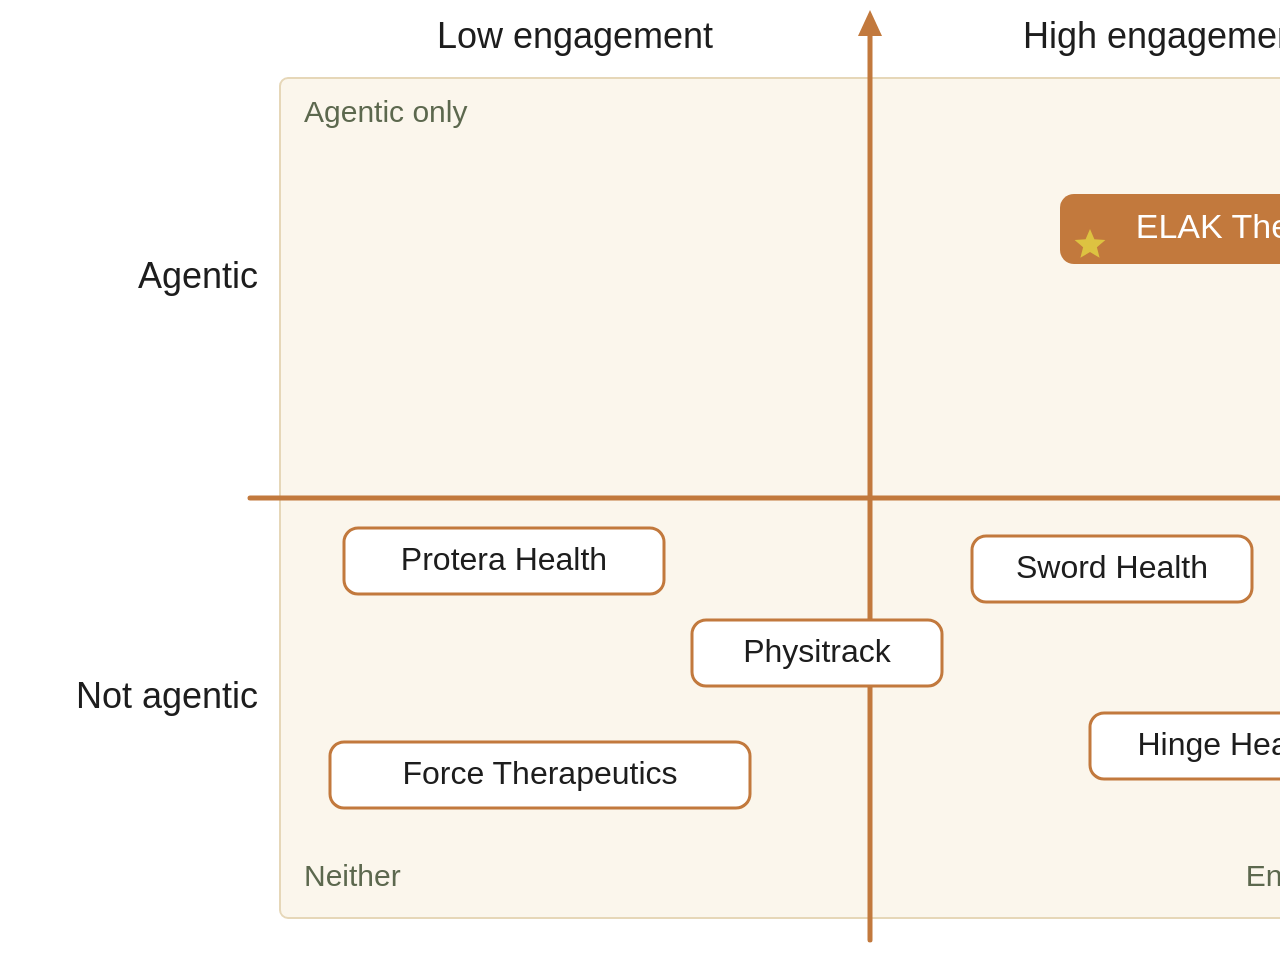
<file: pitch/competition-quadrant.html>
<!DOCTYPE html>
<html lang="en">
<head>
<meta charset="utf-8">
<title>Competition chart</title>
<style>
  @font-face {
    font-family: "Pitch Round";
    src: url("file:///System/Library/Fonts/Supplemental/Arial Rounded Bold.ttf") format("truetype");
    font-weight: 700;
  }
  html, body {
    margin: 0;
    width: 1740px;
    height: 980px;
    overflow: hidden;
    background: #ffffff;
  }
  svg { display: block; }
</style>
</head>
<body>
<svg xmlns="http://www.w3.org/2000/svg" width="1740" height="980" viewBox="0 0 1740 980">
  <rect width="1740" height="980" fill="#ffffff"/>

  <text x="575" y="48" text-anchor="middle" fill="#1D1D1D" font-family="Pitch Round, Arial Rounded MT Bold, Avenir Next, sans-serif" font-size="36">Low engagement</text>
  <text x="1165" y="48" text-anchor="middle" fill="#1D1D1D" font-family="Pitch Round, Arial Rounded MT Bold, Avenir Next, sans-serif" font-size="36">High engagement</text>
  <text x="258" y="288" text-anchor="end" fill="#1D1D1D" font-family="Pitch Round, Arial Rounded MT Bold, Avenir Next, sans-serif" font-size="36">Agentic</text>
  <text x="258" y="708" text-anchor="end" fill="#1D1D1D" font-family="Pitch Round, Arial Rounded MT Bold, Avenir Next, sans-serif" font-size="36">Not agentic</text>

  <rect x="280" y="78" width="1180" height="840" rx="8" fill="#FBF6EC" stroke="#E6D7B8" stroke-width="2"/>

  <text x="304" y="122" fill="#5C684E" font-family="Pitch Round, Arial Rounded MT Bold, Avenir Next, sans-serif" font-size="30">Agentic only</text>
  <text x="1436" y="122" text-anchor="end" fill="#5C684E" font-family="Pitch Round, Arial Rounded MT Bold, Avenir Next, sans-serif" font-size="30">Both</text>
  <text x="304" y="886" fill="#5C684E" font-family="Pitch Round, Arial Rounded MT Bold, Avenir Next, sans-serif" font-size="30">Neither</text>
  <text x="1436" y="886" text-anchor="end" fill="#5C684E" font-family="Pitch Round, Arial Rounded MT Bold, Avenir Next, sans-serif" font-size="30">Engaging only</text>

  <line x1="870" y1="940" x2="870" y2="28" stroke="#C2793D" stroke-width="5" stroke-linecap="round"/>
  <polygon points="870,10 858,36 882,36" fill="#C2793D"/>
  <line x1="250" y1="498" x2="1510" y2="498" stroke="#C2793D" stroke-width="5" stroke-linecap="round"/>
  <polygon points="1534,498 1506,486 1506,510" fill="#C2793D"/>
  <text x="1550" y="510" fill="#C2793D" font-family="Pitch Round, Arial Rounded MT Bold, Avenir Next, sans-serif" font-size="36">Engaging</text>

  <g font-family="Pitch Round, Arial Rounded MT Bold, Avenir Next, sans-serif" font-size="32">
    <rect x="344" y="528" width="320" height="66" rx="14" fill="#ffffff" stroke="#C2793D" stroke-width="3"/>
    <text x="504" y="570" text-anchor="middle" fill="#1D1D1D">Protera Health</text>

    <rect x="330" y="742" width="420" height="66" rx="14" fill="#ffffff" stroke="#C2793D" stroke-width="3"/>
    <text x="540" y="784" text-anchor="middle" fill="#1D1D1D">Force Therapeutics</text>

    <rect x="692" y="620" width="250" height="66" rx="14" fill="#ffffff" stroke="#C2793D" stroke-width="3"/>
    <text x="817" y="662" text-anchor="middle" fill="#1D1D1D">Physitrack</text>

    <rect x="972" y="536" width="280" height="66" rx="14" fill="#ffffff" stroke="#C2793D" stroke-width="3"/>
    <text x="1112" y="578" text-anchor="middle" fill="#1D1D1D">Sword Health</text>

    <rect x="1090" y="713" width="280" height="66" rx="14" fill="#ffffff" stroke="#C2793D" stroke-width="3"/>
    <text x="1230" y="755" text-anchor="middle" fill="#1D1D1D">Hinge Health</text>

    <rect x="1060" y="194" width="340" height="70" rx="14" fill="#C2793D"/>
    <polygon points="1090,229 1094.4,239.2 1105.4,240 1096.9,247.2 1099.6,257.8 1090,252.1 1080.4,257.8 1083.1,247.2 1074.6,240 1085.6,239.2" fill="#DDC241"/>
    <text x="1246" y="238" text-anchor="middle" fill="#ffffff" font-size="34">ELAK Therapy</text>
  </g>
</svg>
</body>
</html>
</file>
<file: ui-motion.css>
/* Motion layer on the existing ELAK product.
   Brand stays paper + terra + leaf. Layout and copy stay.
   MOTION_INTENSITY 6: press feedback, drifting grid, slow color wash.
   z-index: 0 ambient, 1 grid, 2 app and report content. */

.ambient-field {
  position: fixed;
  inset: 0;
  z-index: 0;
  pointer-events: none;
  overflow: hidden;
}

.ambient-field span {
  position: absolute;
  width: 46vw;
  height: 46vw;
  min-width: 280px;
  min-height: 280px;
  border-radius: 50%;
  filter: blur(46px);
  will-change: transform;
  animation: ambient-drift 26s cubic-bezier(0.45, 0, 0.55, 1) infinite alternate;
}

.ambient-field span:nth-child(1) {
  top: -12%;
  left: -8%;
  background: radial-gradient(circle, rgba(95, 125, 98, 0.34), transparent 68%);
}

.ambient-field span:nth-child(2) {
  right: -10%;
  bottom: -16%;
  background: radial-gradient(circle, rgba(166, 132, 61, 0.28), transparent 70%);
  animation-duration: 34s;
  animation-delay: -8s;
}

.ambient-field span:nth-child(3) {
  top: 28%;
  left: 38%;
  background: radial-gradient(circle, rgba(111, 88, 64, 0.16), transparent 68%);
  animation-duration: 22s;
  animation-delay: -4s;
}

@keyframes ambient-drift {
  from { transform: translate3d(0, 0, 0) scale(1); }
  to { transform: translate3d(7vw, 5vh, 0) scale(1.12); }
}

.shape-grid {
  position: fixed;
  inset: 0;
  z-index: 1;
  pointer-events: none;
  overflow: hidden;
  -webkit-mask-image: linear-gradient(to bottom, transparent 0%, transparent 8%, rgba(0, 0, 0, 0.22) 16%, #000 26%, #000 58%, rgba(0, 0, 0, 0.4) 80%, transparent 100%);
  mask-image: linear-gradient(to bottom, transparent 0%, transparent 8%, rgba(0, 0, 0, 0.22) 16%, #000 26%, #000 58%, rgba(0, 0, 0, 0.4) 80%, transparent 100%);
}

.shapegrid-canvas {
  width: 100%;
  height: 100%;
  display: block;
  animation: grid-breathe 12s ease-in-out infinite alternate;
}

@keyframes grid-breathe {
  from { opacity: 0.62; }
  to { opacity: 1; }
}

#app,
.content {
  position: relative;
  z-index: 2;
}

/* Report copy sits in the page flow, so keep a paper field under it.
   The drifting grid stays in the margins. */
.content {
  background: #f4efe4;
}

button,
a.ghost,
.choice,
.mode,
.tab,
.ai-box__btn,
.backlink--x {
  transition:
    transform 180ms cubic-bezier(0.16, 1, 0.3, 1),
    background-color 180ms cubic-bezier(0.16, 1, 0.3, 1),
    border-color 180ms cubic-bezier(0.16, 1, 0.3, 1),
    box-shadow 180ms cubic-bezier(0.16, 1, 0.3, 1);
}

button:active:not(:disabled):not(#hold),
a.ghost:active,
.choice:active,
.mode:active,
.tab:active,
.ai-box__btn:active:not(:disabled),
.backlink--x:active {
  transform: translateY(1px) scale(0.98);
}

[data-press-pos="1"] { position: relative; }

.is-pressing { overflow: hidden; }

.press-ripple {
  position: absolute;
  border-radius: 50%;
  pointer-events: none;
  background: rgba(111, 88, 64, 0.22);
  transform: scale(0.15);
  opacity: 0.75;
  animation: press-ripple 480ms cubic-bezier(0.16, 1, 0.3, 1) forwards;
}

.primary > .press-ripple,
.tab.sel > .press-ripple,
.secondary.sel > .press-ripple,
#hold > .press-ripple {
  background: rgba(247, 241, 230, 0.38);
}

@keyframes press-ripple {
  to { transform: scale(1); opacity: 0; }
}

.ptable tbody tr {
  transition: background-color 160ms cubic-bezier(0.16, 1, 0.3, 1);
}

.ptable tbody tr:active {
  background: rgba(95, 125, 98, 0.28);
}

@media (prefers-reduced-motion: reduce) {
  .ambient-field span,
  .shapegrid-canvas,
  .press-ripple {
    animation: none;
  }

  button,
  a.ghost,
  .choice,
  .mode,
  .tab,
  .ai-box__btn,
  .backlink--x,
  .ptable tbody tr {
    transition: none;
  }

  button:active:not(:disabled):not(#hold),
  a.ghost:active,
  .choice:active,
  .mode:active,
  .tab:active,
  .ai-box__btn:active:not(:disabled),
  .backlink--x:active {
    transform: none;
  }
}

@media (prefers-reduced-transparency: reduce) {
  .ambient-field { display: none; }
  .shapegrid-canvas { animation: none; opacity: 0.85; }
}
</file>
<file: reward/assets/index-DhFvFcOb.css>
/*! tailwindcss v4.3.3 | MIT License | https://tailwindcss.com */
@layer properties{@supports (((-webkit-hyphens:none)) and (not (margin-trim:inline))) or ((-moz-orient:inline) and (not (color:rgb(from red r g b)))){*,:before,:after,::backdrop{--tw-translate-x:0;--tw-translate-y:0;--tw-translate-z:0;--tw-rotate-x:initial;--tw-rotate-y:initial;--tw-rotate-z:initial;--tw-skew-x:initial;--tw-skew-y:initial;--tw-border-style:solid;--tw-gradient-position:initial;--tw-gradient-from:#0000;--tw-gradient-via:#0000;--tw-gradient-to:#0000;--tw-gradient-stops:initial;--tw-gradient-via-stops:initial;--tw-gradient-from-position:0%;--tw-gradient-via-position:50%;--tw-gradient-to-position:100%;--tw-leading:initial;--tw-font-weight:initial;--tw-tracking:initial;--tw-ordinal:initial;--tw-slashed-zero:initial;--tw-numeric-figure:initial;--tw-numeric-spacing:initial;--tw-numeric-fraction:initial;--tw-shadow:0 0 #0000;--tw-shadow-color:initial;--tw-shadow-alpha:100%;--tw-inset-shadow:0 0 #0000;--tw-inset-shadow-color:initial;--tw-inset-shadow-alpha:100%;--tw-ring-color:initial;--tw-ring-shadow:0 0 #0000;--tw-inset-ring-color:initial;--tw-inset-ring-shadow:0 0 #0000;--tw-ring-inset:initial;--tw-ring-offset-width:0px;--tw-ring-offset-color:#fff;--tw-ring-offset-shadow:0 0 #0000;--tw-blur:initial;--tw-brightness:initial;--tw-contrast:initial;--tw-grayscale:initial;--tw-hue-rotate:initial;--tw-invert:initial;--tw-opacity:initial;--tw-saturate:initial;--tw-sepia:initial;--tw-drop-shadow:initial;--tw-drop-shadow-color:initial;--tw-drop-shadow-alpha:100%;--tw-drop-shadow-size:initial;--tw-backdrop-blur:initial;--tw-backdrop-brightness:initial;--tw-backdrop-contrast:initial;--tw-backdrop-grayscale:initial;--tw-backdrop-hue-rotate:initial;--tw-backdrop-invert:initial;--tw-backdrop-opacity:initial;--tw-backdrop-saturate:initial;--tw-backdrop-sepia:initial;--tw-duration:initial;--tw-scale-x:1;--tw-scale-y:1;--tw-scale-z:1}}}@layer theme{:root,:host{--font-sans:Outfit, "Avenir Next", "Segoe UI", sans-serif;--font-mono:ui-monospace, SFMono-Regular, Menlo, Monaco, Consolas, "Liberation Mono", "Courier New", monospace;--color-black:#000;--color-white:#fff;--spacing:.25rem;--container-xs:20rem;--container-md:28rem;--container-3xl:48rem;--text-xs:.75rem;--text-xs--line-height:calc(1 / .75);--text-sm:.875rem;--text-sm--line-height:calc(1.25 / .875);--text-base:1rem;--text-base--line-height:calc(1.5 / 1);--text-lg:1.125rem;--text-lg--line-height:calc(1.75 / 1.125);--text-xl:1.25rem;--text-xl--line-height:calc(1.75 / 1.25);--text-2xl:1.5rem;--text-2xl--line-height:calc(2 / 1.5);--text-4xl:2.25rem;--text-4xl--line-height:calc(2.5 / 2.25);--text-5xl:3rem;--text-5xl--line-height:1;--font-weight-medium:500;--font-weight-semibold:600;--font-weight-bold:700;--font-weight-extrabold:800;--tracking-tight:-.025em;--tracking-wide:.025em;--leading-tight:1.25;--radius-2xl:1rem;--blur-md:12px;--blur-3xl:64px;--default-transition-duration:.15s;--default-transition-timing-function:cubic-bezier(.4, 0, .2, 1);--default-font-family:var(--font-sans);--default-mono-font-family:var(--font-mono);--font-round:Nunito, Outfit, sans-serif;--color-cream:#f6f3ec;--color-ink:#2c3a34;--color-mist:#5e6c65;--color-leaf:#1f6b45;--color-peach:#9a6230;--animate-node-pop:node-pop .62s cubic-bezier(.2, 1.5, .36, 1);--animate-pulse-ring:pulse-ring 1.15s ease-out 2;--animate-count-pop:count-pop .48s cubic-bezier(.2, 1.35, .32, 1);--animate-float-up:float-up .95s ease-out forwards;--animate-modal-in:modal-in .42s cubic-bezier(.16, .84, .32, 1) both;--animate-backdrop-in:backdrop-in .28s ease both;--animate-sheen:sheen 2.6s ease-in-out infinite;--animate-orb:orb-breathe 2.8s ease-in-out infinite;--animate-award-pop:award-pop .72s cubic-bezier(.16, 1.25, .32, 1) both;--animate-ray-spin:ray-spin 14s linear infinite}}@layer base{*,:after,:before,::backdrop{box-sizing:border-box;border:0 solid;margin:0;padding:0}::file-selector-button{box-sizing:border-box;border:0 solid;margin:0;padding:0}html,:host{-webkit-text-size-adjust:100%;tab-size:4;line-height:1.5;font-family:var(--default-font-family,-apple-system, BlinkMacSystemFont, "Segoe UI", Roboto, "Helvetica Neue", "Noto Sans", Arial, sans-serif, "Apple Color Emoji", "Segoe UI Emoji", "Segoe UI Symbol", "Noto Color Emoji");font-feature-settings:var(--default-font-feature-settings,normal);font-variation-settings:var(--default-font-variation-settings,normal);-webkit-tap-highlight-color:transparent}hr{height:0;color:inherit;border-top-width:1px}abbr:where([title]){-webkit-text-decoration:underline dotted;text-decoration:underline dotted}h1,h2,h3,h4,h5,h6{font-size:inherit;font-weight:inherit}a{color:inherit;-webkit-text-decoration:inherit;-webkit-text-decoration:inherit;-webkit-text-decoration:inherit;-webkit-text-decoration:inherit;text-decoration:inherit}b,strong{font-weight:bolder}code,kbd,samp,pre{font-family:var(--default-mono-font-family,ui-monospace, SFMono-Regular, Menlo, Monaco, Consolas, "Liberation Mono", "Courier New", monospace);font-feature-settings:var(--default-mono-font-feature-settings,normal);font-variation-settings:var(--default-mono-font-variation-settings,normal);font-size:1em}small{font-size:80%}sub,sup{vertical-align:baseline;font-size:75%;line-height:0;position:relative}sub{bottom:-.25em}sup{top:-.5em}table{text-indent:0;border-color:inherit;border-collapse:collapse}:-moz-focusring:where(:not(iframe)){outline:auto}progress{vertical-align:baseline}summary{display:list-item}ol,ul,menu{list-style:none}img,svg,video,canvas,audio,iframe,embed,object{vertical-align:middle;display:block}img,video{max-width:100%;height:auto}button,input,select,optgroup,textarea{font:inherit;font-feature-settings:inherit;font-variation-settings:inherit;letter-spacing:inherit;color:inherit;opacity:1;background-color:#0000;border-radius:0}::file-selector-button{font:inherit;font-feature-settings:inherit;font-variation-settings:inherit;letter-spacing:inherit;color:inherit;opacity:1;background-color:#0000;border-radius:0}:where(select:is([multiple],[size])) optgroup{font-weight:bolder}:where(select:is([multiple],[size])) optgroup option{padding-inline-start:20px}::file-selector-button{margin-inline-end:4px}::placeholder{opacity:1}@supports (not ((-webkit-appearance:-apple-pay-button))) or (contain-intrinsic-size:1px){::placeholder{color:currentColor}@supports (color:color-mix(in lab, red, red)){::placeholder{color:color-mix(in oklab, currentcolor 50%, transparent)}}}textarea{resize:vertical}::-webkit-search-decoration{-webkit-appearance:none}::-webkit-date-and-time-value{min-height:1lh;text-align:inherit}::-webkit-datetime-edit{display:inline-flex}::-webkit-datetime-edit-fields-wrapper{padding:0}::-webkit-datetime-edit{padding-block:0}::-webkit-datetime-edit-year-field{padding-block:0}::-webkit-datetime-edit-month-field{padding-block:0}::-webkit-datetime-edit-day-field{padding-block:0}::-webkit-datetime-edit-hour-field{padding-block:0}::-webkit-datetime-edit-minute-field{padding-block:0}::-webkit-datetime-edit-second-field{padding-block:0}::-webkit-datetime-edit-millisecond-field{padding-block:0}::-webkit-datetime-edit-meridiem-field{padding-block:0}::-webkit-calendar-picker-indicator{line-height:1}:-moz-ui-invalid{box-shadow:none}button,input:where([type=button],[type=reset],[type=submit]){appearance:button}::file-selector-button{appearance:button}::-webkit-inner-spin-button{height:auto}::-webkit-outer-spin-button{height:auto}[hidden]:where(:not([hidden=until-found])){display:none!important}}@layer components;@layer utilities{.pointer-events-none{pointer-events:none}.visible{visibility:visible}.sr-only{clip-path:inset(50%);white-space:nowrap;border-width:0;width:1px;height:1px;margin:-1px;padding:0;position:absolute;overflow:hidden}.absolute{position:absolute}.fixed{position:fixed}.relative{position:relative}.sticky{position:sticky}.inset-0{inset:0}.inset-\[-5px\]{inset:-5px}.inset-x-0{inset-inline:0}.inset-y-0{inset-block:0}.-top-4{top:calc(var(--spacing) * -4)}.-top-28{top:calc(var(--spacing) * -28)}.top-0{top:0}.top-1\/2{top:50%}.top-2{top:calc(var(--spacing) * 2)}.top-4{top:calc(var(--spacing) * 4)}.top-14{top:calc(var(--spacing) * 14)}.top-16{top:calc(var(--spacing) * 16)}.-right-0\.5{right:calc(var(--spacing) * -.5)}.-right-24{right:calc(var(--spacing) * -24)}.right-0{right:0}.right-2{right:calc(var(--spacing) * 2)}.right-4{right:calc(var(--spacing) * 4)}.right-\[30\%\]{right:30%}.-bottom-0\.5{bottom:calc(var(--spacing) * -.5)}.bottom-0{bottom:0}.-left-24{left:calc(var(--spacing) * -24)}.left-0{left:0}.left-1\/2{left:50%}.left-full{left:100%}.z-10{z-index:10}.z-20{z-index:20}.z-30{z-index:30}.z-50{z-index:50}.-mx-1{margin-inline:calc(var(--spacing) * -1)}.-mx-4{margin-inline:calc(var(--spacing) * -4)}.mx-auto{margin-inline:auto}.mt-0\.5{margin-top:calc(var(--spacing) * .5)}.mt-1{margin-top:var(--spacing)}.mt-2{margin-top:calc(var(--spacing) * 2)}.mt-3{margin-top:calc(var(--spacing) * 3)}.mt-4{margin-top:calc(var(--spacing) * 4)}.mt-5{margin-top:calc(var(--spacing) * 5)}.mt-6{margin-top:calc(var(--spacing) * 6)}.mt-7{margin-top:calc(var(--spacing) * 7)}.mr-1{margin-right:var(--spacing)}.mb-2{margin-bottom:calc(var(--spacing) * 2)}.ml-1{margin-left:var(--spacing)}.block{display:block}.flex{display:flex}.grid{display:grid}.hidden{display:none}.inline-block{display:inline-block}.inline-flex{display:inline-flex}.h-1\.5{height:calc(var(--spacing) * 1.5)}.h-1\/2{height:50%}.h-2\.5{height:calc(var(--spacing) * 2.5)}.h-3{height:calc(var(--spacing) * 3)}.h-3\.5{height:calc(var(--spacing) * 3.5)}.h-4{height:calc(var(--spacing) * 4)}.h-5{height:calc(var(--spacing) * 5)}.h-6{height:calc(var(--spacing) * 6)}.h-7{height:calc(var(--spacing) * 7)}.h-8{height:calc(var(--spacing) * 8)}.h-9{height:calc(var(--spacing) * 9)}.h-10{height:calc(var(--spacing) * 10)}.h-11{height:calc(var(--spacing) * 11)}.h-12{height:calc(var(--spacing) * 12)}.h-14{height:calc(var(--spacing) * 14)}.h-20{height:calc(var(--spacing) * 20)}.h-24{height:calc(var(--spacing) * 24)}.h-28{height:calc(var(--spacing) * 28)}.h-36{height:calc(var(--spacing) * 36)}.h-40{height:calc(var(--spacing) * 40)}.h-64{height:calc(var(--spacing) * 64)}.h-72{height:calc(var(--spacing) * 72)}.h-\[18px\]{height:18px}.h-\[22px\]{height:22px}.h-\[min\(78vh\,820px\)\]{height:min(78vh,820px)}.h-auto{height:auto}.h-full{height:100%}.max-h-\[min\(88vh\,22rem\)\]{max-height:min(88vh,22rem)}.min-h-40{min-height:calc(var(--spacing) * 40)}.min-h-\[16rem\]{min-height:16rem}.min-h-screen{min-height:100vh}.w-1\.5{width:calc(var(--spacing) * 1.5)}.w-1\/2{width:50%}.w-2\.5{width:calc(var(--spacing) * 2.5)}.w-2\/5{width:40%}.w-3\.5{width:calc(var(--spacing) * 3.5)}.w-4{width:calc(var(--spacing) * 4)}.w-5{width:calc(var(--spacing) * 5)}.w-6{width:calc(var(--spacing) * 6)}.w-7{width:calc(var(--spacing) * 7)}.w-8{width:calc(var(--spacing) * 8)}.w-9{width:calc(var(--spacing) * 9)}.w-10{width:calc(var(--spacing) * 10)}.w-11{width:calc(var(--spacing) * 11)}.w-12{width:calc(var(--spacing) * 12)}.w-14{width:calc(var(--spacing) * 14)}.w-24{width:calc(var(--spacing) * 24)}.w-36{width:calc(var(--spacing) * 36)}.w-40{width:calc(var(--spacing) * 40)}.w-64{width:calc(var(--spacing) * 64)}.w-72{width:calc(var(--spacing) * 72)}.w-\[22px\]{width:22px}.w-fit{width:fit-content}.w-full{width:100%}.w-max{width:max-content}.max-w-3xl{max-width:var(--container-3xl)}.max-w-\[8\.5rem\]{max-width:8.5rem}.max-w-\[18rem\]{max-width:18rem}.max-w-md{max-width:var(--container-md)}.max-w-none{max-width:none}.max-w-xs{max-width:var(--container-xs)}.min-w-0{min-width:0}.shrink-0{flex-shrink:0}.grow{flex-grow:1}.-translate-x-1\/2{--tw-translate-x:calc(calc(1 / 2 * 100%) * -1);translate:var(--tw-translate-x) var(--tw-translate-y)}.translate-x-1\/2{--tw-translate-x:calc(1 / 2 * 100%);translate:var(--tw-translate-x) var(--tw-translate-y)}.-translate-y-1\/2{--tw-translate-y:calc(calc(1 / 2 * 100%) * -1);translate:var(--tw-translate-x) var(--tw-translate-y)}.-rotate-90{rotate:-90deg}.transform{transform:var(--tw-rotate-x,) var(--tw-rotate-y,) var(--tw-rotate-z,) var(--tw-skew-x,) var(--tw-skew-y,)}.animate-award-pop{animation:var(--animate-award-pop)}.animate-backdrop-in{animation:var(--animate-backdrop-in)}.animate-count-pop{animation:var(--animate-count-pop)}.animate-float-up{animation:var(--animate-float-up)}.animate-modal-in{animation:var(--animate-modal-in)}.animate-node-pop{animation:var(--animate-node-pop)}.animate-orb{animation:var(--animate-orb)}.animate-pulse-ring{animation:var(--animate-pulse-ring)}.animate-ray-spin{animation:var(--animate-ray-spin)}.animate-sheen{animation:var(--animate-sheen)}.cursor-not-allowed{cursor:not-allowed}.cursor-pointer{cursor:pointer}.grid-cols-2{grid-template-columns:repeat(2,minmax(0,1fr))}.grid-cols-3{grid-template-columns:repeat(3,minmax(0,1fr))}.grid-cols-7{grid-template-columns:repeat(7,minmax(0,1fr))}.grid-cols-\[minmax\(11rem\,16rem\)_minmax\(0\,1fr\)\]{grid-template-columns:minmax(11rem,16rem) minmax(0,1fr)}.flex-col{flex-direction:column}.flex-wrap{flex-wrap:wrap}.place-items-center{place-items:center}.items-baseline{align-items:baseline}.items-center{align-items:center}.items-end{align-items:flex-end}.items-start{align-items:flex-start}.justify-between{justify-content:space-between}.justify-center{justify-content:center}.gap-1{gap:var(--spacing)}.gap-2{gap:calc(var(--spacing) * 2)}.gap-3{gap:calc(var(--spacing) * 3)}.gap-4{gap:calc(var(--spacing) * 4)}.gap-y-2{row-gap:calc(var(--spacing) * 2)}.overflow-hidden{overflow:hidden}.overflow-x-auto{overflow-x:auto}.overflow-x-hidden{overflow-x:hidden}.rounded-2xl{border-radius:var(--radius-2xl)}.rounded-\[18px\]{border-radius:18px}.rounded-\[22px\]{border-radius:22px}.rounded-\[24px\]{border-radius:24px}.rounded-\[28px\]{border-radius:28px}.rounded-\[32px\]{border-radius:32px}.rounded-full{border-radius:2147483647px}.border{border-style:var(--tw-border-style);border-width:1px}.border-0{border-style:var(--tw-border-style);border-width:0}.border-2{border-style:var(--tw-border-style);border-width:2px}.border-t{border-top-style:var(--tw-border-style);border-top-width:1px}.border-dashed{--tw-border-style:dashed;border-style:dashed}.border-\[\#1c7a4d\]{border-color:#1c7a4d}.border-\[\#1f6b45\]\/30{border-color:oklab(47.1235% -.0888289 .037228/.3)}.border-\[\#7dcea0\]\/70{border-color:oklab(78.672% -.096444 .0390089/.7)}.border-\[\#7dcea0\]\/80{border-color:oklab(78.672% -.096444 .0390089/.8)}.border-\[\#8ed4ae\]{border-color:#8ed4ae}.border-\[\#cfd6d1\]{border-color:#cfd6d1}.border-\[\#d5dbd6\]{border-color:#d5dbd6}.border-\[\#ddd6cb\]{border-color:#ddd6cb}.border-\[\#e4d8c8\]{border-color:#e4d8c8}.border-\[\#efc98a\]{border-color:#efc98a}.border-\[\#efc98a\]\/80{border-color:oklab(85.4504% .0162827 .0895891/.8)}.border-\[\#efe8dc\]{border-color:#efe8dc}.border-white\/80{border-color:#fffc}@supports (color:color-mix(in lab, red, red)){.border-white\/80{border-color:color-mix(in oklab, var(--color-white) 80%, transparent)}}.bg-\[\#1c7a4d\]{background-color:#1c7a4d}.bg-\[\#1f6b45\]{background-color:#1f6b45}.bg-\[\#2c3a34\]\/35{background-color:oklab(33.3801% -.0207246 .00475836/.35)}.bg-\[\#14210f\]{background-color:#14210f}.bg-\[\#24352d\]{background-color:#24352d}.bg-\[\#d7efdf\]{background-color:#d7efdf}.bg-\[\#e6efe8\]{background-color:#e6efe8}.bg-\[\#e7f7ee\]{background-color:#e7f7ee}.bg-\[\#eef6f0\]{background-color:#eef6f0}.bg-\[\#efe8dc\]{background-color:#efe8dc}.bg-\[\#f0b56a\]{background-color:#f0b56a}.bg-\[\#f3eee6\]{background-color:#f3eee6}.bg-\[\#f3efe7\]{background-color:#f3efe7}.bg-\[\#f4f1ea\]{background-color:#f4f1ea}.bg-\[\#f6f3ec\]\/95{background-color:oklab(96.4536% .000433564 .00981998/.95)}.bg-\[\#f6f4ef\]{background-color:#f6f4ef}.bg-\[\#f7f5f1\]{background-color:#f7f5f1}.bg-\[\#f8f3ec\]{background-color:#f8f3ec}.bg-\[\#fbf7f1\]{background-color:#fbf7f1}.bg-\[\#ffe3c4\]\/80{background-color:oklab(93.0932% .0175017 .0480343/.8)}.bg-\[\#fffdf8\]{background-color:#fffdf8}.bg-\[\#fffdf9\]{background-color:#fffdf9}.bg-black{background-color:var(--color-black)}.bg-white{background-color:var(--color-white)}.bg-white\/25{background-color:#ffffff40}@supports (color:color-mix(in lab, red, red)){.bg-white\/25{background-color:color-mix(in oklab, var(--color-white) 25%, transparent)}}.bg-white\/30{background-color:#ffffff4d}@supports (color:color-mix(in lab, red, red)){.bg-white\/30{background-color:color-mix(in oklab, var(--color-white) 30%, transparent)}}.bg-white\/70{background-color:#ffffffb3}@supports (color:color-mix(in lab, red, red)){.bg-white\/70{background-color:color-mix(in oklab, var(--color-white) 70%, transparent)}}.bg-white\/75{background-color:#ffffffbf}@supports (color:color-mix(in lab, red, red)){.bg-white\/75{background-color:color-mix(in oklab, var(--color-white) 75%, transparent)}}.bg-white\/80{background-color:#fffc}@supports (color:color-mix(in lab, red, red)){.bg-white\/80{background-color:color-mix(in oklab, var(--color-white) 80%, transparent)}}.bg-white\/85{background-color:#ffffffd9}@supports (color:color-mix(in lab, red, red)){.bg-white\/85{background-color:color-mix(in oklab, var(--color-white) 85%, transparent)}}.bg-white\/90{background-color:#ffffffe6}@supports (color:color-mix(in lab, red, red)){.bg-white\/90{background-color:color-mix(in oklab, var(--color-white) 90%, transparent)}}.bg-gradient-to-br{--tw-gradient-position:to bottom right in oklab;background-image:linear-gradient(var(--tw-gradient-stops))}.bg-gradient-to-r{--tw-gradient-position:to right in oklab;background-image:linear-gradient(var(--tw-gradient-stops))}.bg-\[linear-gradient\(90deg\,\#b7e4c8_0\%\,\#5ec48c_46\%\,\#d4f5c6_100\%\)\]{background-image:linear-gradient(90deg,#b7e4c8 0%,#5ec48c 46%,#d4f5c6 100%)}.bg-\[linear-gradient\(90deg\,\#f6d7a8_0\%\,\#e7b56a_48\%\,\#fff1d4_100\%\)\]{background-image:linear-gradient(90deg,#f6d7a8 0%,#e7b56a 48%,#fff1d4 100%)}.bg-\[linear-gradient\(180deg\,\#fffdf8\,\#fff1df\)\]{background-image:linear-gradient(#fffdf8,#fff1df)}.bg-\[linear-gradient\(180deg\,\#ffffff\,\#e7f7ee\)\]{background-image:linear-gradient(#fff,#e7f7ee)}.from-\[\#d7f0ea\]{--tw-gradient-from:#d7f0ea;--tw-gradient-stops:var(--tw-gradient-via-stops,var(--tw-gradient-position), var(--tw-gradient-from) var(--tw-gradient-from-position), var(--tw-gradient-to) var(--tw-gradient-to-position))}.from-\[\#d9f3e4\]{--tw-gradient-from:#d9f3e4;--tw-gradient-stops:var(--tw-gradient-via-stops,var(--tw-gradient-position), var(--tw-gradient-from) var(--tw-gradient-from-position), var(--tw-gradient-to) var(--tw-gradient-to-position))}.from-\[\#dceee4\]{--tw-gradient-from:#dceee4;--tw-gradient-stops:var(--tw-gradient-via-stops,var(--tw-gradient-position), var(--tw-gradient-from) var(--tw-gradient-from-position), var(--tw-gradient-to) var(--tw-gradient-to-position))}.from-\[\#e7f4f1\]{--tw-gradient-from:#e7f4f1;--tw-gradient-stops:var(--tw-gradient-via-stops,var(--tw-gradient-position), var(--tw-gradient-from) var(--tw-gradient-from-position), var(--tw-gradient-to) var(--tw-gradient-to-position))}.from-\[\#f1eee8\]{--tw-gradient-from:#f1eee8;--tw-gradient-stops:var(--tw-gradient-via-stops,var(--tw-gradient-position), var(--tw-gradient-from) var(--tw-gradient-from-position), var(--tw-gradient-to) var(--tw-gradient-to-position))}.from-\[\#f4f4f6\]{--tw-gradient-from:#f4f4f6;--tw-gradient-stops:var(--tw-gradient-via-stops,var(--tw-gradient-position), var(--tw-gradient-from) var(--tw-gradient-from-position), var(--tw-gradient-to) var(--tw-gradient-to-position))}.from-\[\#f8e6d2\]{--tw-gradient-from:#f8e6d2;--tw-gradient-stops:var(--tw-gradient-via-stops,var(--tw-gradient-position), var(--tw-gradient-from) var(--tw-gradient-from-position), var(--tw-gradient-to) var(--tw-gradient-to-position))}.from-\[\#ffe4c8\]{--tw-gradient-from:#ffe4c8;--tw-gradient-stops:var(--tw-gradient-via-stops,var(--tw-gradient-position), var(--tw-gradient-from) var(--tw-gradient-from-position), var(--tw-gradient-to) var(--tw-gradient-to-position))}.from-\[\#ffe7c8\]{--tw-gradient-from:#ffe7c8;--tw-gradient-stops:var(--tw-gradient-via-stops,var(--tw-gradient-position), var(--tw-gradient-from) var(--tw-gradient-from-position), var(--tw-gradient-to) var(--tw-gradient-to-position))}.from-\[\#fff1df\]{--tw-gradient-from:#fff1df;--tw-gradient-stops:var(--tw-gradient-via-stops,var(--tw-gradient-position), var(--tw-gradient-from) var(--tw-gradient-from-position), var(--tw-gradient-to) var(--tw-gradient-to-position))}.from-\[\#fff3c4\]{--tw-gradient-from:#fff3c4;--tw-gradient-stops:var(--tw-gradient-via-stops,var(--tw-gradient-position), var(--tw-gradient-from) var(--tw-gradient-from-position), var(--tw-gradient-to) var(--tw-gradient-to-position))}.from-\[\#fff3df\]{--tw-gradient-from:#fff3df;--tw-gradient-stops:var(--tw-gradient-via-stops,var(--tw-gradient-position), var(--tw-gradient-from) var(--tw-gradient-from-position), var(--tw-gradient-to) var(--tw-gradient-to-position))}.from-transparent{--tw-gradient-from:transparent;--tw-gradient-stops:var(--tw-gradient-via-stops,var(--tw-gradient-position), var(--tw-gradient-from) var(--tw-gradient-from-position), var(--tw-gradient-to) var(--tw-gradient-to-position))}.via-\[\#eef8ea\]{--tw-gradient-via:#eef8ea;--tw-gradient-via-stops:var(--tw-gradient-position), var(--tw-gradient-from) var(--tw-gradient-from-position), var(--tw-gradient-via) var(--tw-gradient-via-position), var(--tw-gradient-to) var(--tw-gradient-to-position);--tw-gradient-stops:var(--tw-gradient-via-stops)}.via-\[\#f3faf4\]{--tw-gradient-via:#f3faf4;--tw-gradient-via-stops:var(--tw-gradient-position), var(--tw-gradient-from) var(--tw-gradient-from-position), var(--tw-gradient-via) var(--tw-gradient-via-position), var(--tw-gradient-to) var(--tw-gradient-to-position);--tw-gradient-stops:var(--tw-gradient-via-stops)}.via-\[\#f4fbf6\]{--tw-gradient-via:#f4fbf6;--tw-gradient-via-stops:var(--tw-gradient-position), var(--tw-gradient-from) var(--tw-gradient-from-position), var(--tw-gradient-via) var(--tw-gradient-via-position), var(--tw-gradient-to) var(--tw-gradient-to-position);--tw-gradient-stops:var(--tw-gradient-via-stops)}.via-\[\#f7fbf4\]{--tw-gradient-via:#f7fbf4;--tw-gradient-via-stops:var(--tw-gradient-position), var(--tw-gradient-from) var(--tw-gradient-from-position), var(--tw-gradient-via) var(--tw-gradient-via-position), var(--tw-gradient-to) var(--tw-gradient-to-position);--tw-gradient-stops:var(--tw-gradient-via-stops)}.via-\[\#fbfbfd\]{--tw-gradient-via:#fbfbfd;--tw-gradient-via-stops:var(--tw-gradient-position), var(--tw-gradient-from) var(--tw-gradient-from-position), var(--tw-gradient-via) var(--tw-gradient-via-position), var(--tw-gradient-to) var(--tw-gradient-to-position);--tw-gradient-stops:var(--tw-gradient-via-stops)}.via-\[\#fff6ea\]{--tw-gradient-via:#fff6ea;--tw-gradient-via-stops:var(--tw-gradient-position), var(--tw-gradient-from) var(--tw-gradient-from-position), var(--tw-gradient-via) var(--tw-gradient-via-position), var(--tw-gradient-to) var(--tw-gradient-to-position);--tw-gradient-stops:var(--tw-gradient-via-stops)}.via-\[\#fff8ee\]{--tw-gradient-via:#fff8ee;--tw-gradient-via-stops:var(--tw-gradient-position), var(--tw-gradient-from) var(--tw-gradient-from-position), var(--tw-gradient-via) var(--tw-gradient-via-position), var(--tw-gradient-to) var(--tw-gradient-to-position);--tw-gradient-stops:var(--tw-gradient-via-stops)}.via-\[\#fff9e8\]{--tw-gradient-via:#fff9e8;--tw-gradient-via-stops:var(--tw-gradient-position), var(--tw-gradient-from) var(--tw-gradient-from-position), var(--tw-gradient-via) var(--tw-gradient-via-position), var(--tw-gradient-to) var(--tw-gradient-to-position);--tw-gradient-stops:var(--tw-gradient-via-stops)}.via-white\/75{--tw-gradient-via:#ffffffbf}@supports (color:color-mix(in lab, red, red)){.via-white\/75{--tw-gradient-via:color-mix(in oklab, var(--color-white) 75%, transparent)}}.via-white\/75{--tw-gradient-via-stops:var(--tw-gradient-position), var(--tw-gradient-from) var(--tw-gradient-from-position), var(--tw-gradient-via) var(--tw-gradient-via-position), var(--tw-gradient-to) var(--tw-gradient-to-position);--tw-gradient-stops:var(--tw-gradient-via-stops)}.via-white\/80{--tw-gradient-via:#fffc}@supports (color:color-mix(in lab, red, red)){.via-white\/80{--tw-gradient-via:color-mix(in oklab, var(--color-white) 80%, transparent)}}.via-white\/80{--tw-gradient-via-stops:var(--tw-gradient-position), var(--tw-gradient-from) var(--tw-gradient-from-position), var(--tw-gradient-via) var(--tw-gradient-via-position), var(--tw-gradient-to) var(--tw-gradient-to-position);--tw-gradient-stops:var(--tw-gradient-via-stops)}.to-\[\#e5f6ec\]{--tw-gradient-to:#e5f6ec;--tw-gradient-stops:var(--tw-gradient-via-stops,var(--tw-gradient-position), var(--tw-gradient-from) var(--tw-gradient-from-position), var(--tw-gradient-to) var(--tw-gradient-to-position))}.to-\[\#e7f4ef\]{--tw-gradient-to:#e7f4ef;--tw-gradient-stops:var(--tw-gradient-via-stops,var(--tw-gradient-position), var(--tw-gradient-from) var(--tw-gradient-from-position), var(--tw-gradient-to) var(--tw-gradient-to-position))}.to-\[\#e7f6ea\]{--tw-gradient-to:#e7f6ea;--tw-gradient-stops:var(--tw-gradient-via-stops,var(--tw-gradient-position), var(--tw-gradient-from) var(--tw-gradient-from-position), var(--tw-gradient-to) var(--tw-gradient-to-position))}.to-\[\#f3efe7\]{--tw-gradient-to:#f3efe7;--tw-gradient-stops:var(--tw-gradient-via-stops,var(--tw-gradient-position), var(--tw-gradient-from) var(--tw-gradient-from-position), var(--tw-gradient-to) var(--tw-gradient-to-position))}.to-\[\#f7f4ee\]{--tw-gradient-to:#f7f4ee;--tw-gradient-stops:var(--tw-gradient-via-stops,var(--tw-gradient-position), var(--tw-gradient-from) var(--tw-gradient-from-position), var(--tw-gradient-to) var(--tw-gradient-to-position))}.to-\[\#ffe1c2\]{--tw-gradient-to:#ffe1c2;--tw-gradient-stops:var(--tw-gradient-via-stops,var(--tw-gradient-position), var(--tw-gradient-from) var(--tw-gradient-from-position), var(--tw-gradient-to) var(--tw-gradient-to-position))}.to-\[\#ffe7c8\]{--tw-gradient-to:#ffe7c8;--tw-gradient-stops:var(--tw-gradient-via-stops,var(--tw-gradient-position), var(--tw-gradient-from) var(--tw-gradient-from-position), var(--tw-gradient-to) var(--tw-gradient-to-position))}.to-\[\#ffe8d2\]{--tw-gradient-to:#ffe8d2;--tw-gradient-stops:var(--tw-gradient-via-stops,var(--tw-gradient-position), var(--tw-gradient-from) var(--tw-gradient-from-position), var(--tw-gradient-to) var(--tw-gradient-to-position))}.to-\[\#ffe8d4\]{--tw-gradient-to:#ffe8d4;--tw-gradient-stops:var(--tw-gradient-via-stops,var(--tw-gradient-position), var(--tw-gradient-from) var(--tw-gradient-from-position), var(--tw-gradient-to) var(--tw-gradient-to-position))}.to-\[\#fff1e0\]{--tw-gradient-to:#fff1e0;--tw-gradient-stops:var(--tw-gradient-via-stops,var(--tw-gradient-position), var(--tw-gradient-from) var(--tw-gradient-from-position), var(--tw-gradient-to) var(--tw-gradient-to-position))}.to-transparent{--tw-gradient-to:transparent;--tw-gradient-stops:var(--tw-gradient-via-stops,var(--tw-gradient-position), var(--tw-gradient-from) var(--tw-gradient-from-position), var(--tw-gradient-to) var(--tw-gradient-to-position))}.object-contain{object-fit:contain}.p-1{padding:var(--spacing)}.p-3{padding:calc(var(--spacing) * 3)}.p-4{padding:calc(var(--spacing) * 4)}.p-5{padding:calc(var(--spacing) * 5)}.px-1{padding-inline:var(--spacing)}.px-2{padding-inline:calc(var(--spacing) * 2)}.px-3{padding-inline:calc(var(--spacing) * 3)}.px-4{padding-inline:calc(var(--spacing) * 4)}.px-5{padding-inline:calc(var(--spacing) * 5)}.px-6{padding-inline:calc(var(--spacing) * 6)}.px-8{padding-inline:calc(var(--spacing) * 8)}.py-1{padding-block:var(--spacing)}.py-1\.5{padding-block:calc(var(--spacing) * 1.5)}.py-2{padding-block:calc(var(--spacing) * 2)}.py-3{padding-block:calc(var(--spacing) * 3)}.py-4{padding-block:calc(var(--spacing) * 4)}.py-5{padding-block:calc(var(--spacing) * 5)}.py-6{padding-block:calc(var(--spacing) * 6)}.py-8{padding-block:calc(var(--spacing) * 8)}.py-10{padding-block:calc(var(--spacing) * 10)}.pt-5{padding-top:calc(var(--spacing) * 5)}.pt-6{padding-top:calc(var(--spacing) * 6)}.pr-10{padding-right:calc(var(--spacing) * 10)}.pb-1{padding-bottom:var(--spacing)}.pb-2{padding-bottom:calc(var(--spacing) * 2)}.pb-4{padding-bottom:calc(var(--spacing) * 4)}.pb-28{padding-bottom:calc(var(--spacing) * 28)}.text-center{text-align:center}.text-left{text-align:left}.text-right{text-align:right}.font-round{font-family:var(--font-round)}.text-2xl{font-size:var(--text-2xl);line-height:var(--tw-leading,var(--text-2xl--line-height))}.text-4xl{font-size:var(--text-4xl);line-height:var(--tw-leading,var(--text-4xl--line-height))}.text-5xl{font-size:var(--text-5xl);line-height:var(--tw-leading,var(--text-5xl--line-height))}.text-base{font-size:var(--text-base);line-height:var(--tw-leading,var(--text-base--line-height))}.text-lg{font-size:var(--text-lg);line-height:var(--tw-leading,var(--text-lg--line-height))}.text-sm{font-size:var(--text-sm);line-height:var(--tw-leading,var(--text-sm--line-height))}.text-xl{font-size:var(--text-xl);line-height:var(--tw-leading,var(--text-xl--line-height))}.text-xs{font-size:var(--text-xs);line-height:var(--tw-leading,var(--text-xs--line-height))}.text-\[1\.6rem\]{font-size:1.6rem}.text-\[1\.7rem\]{font-size:1.7rem}.text-\[1\.35rem\]{font-size:1.35rem}.text-\[1\.55rem\]{font-size:1.55rem}.text-\[1\.65rem\]{font-size:1.65rem}.text-\[2\.15rem\]{font-size:2.15rem}.text-\[2\.65rem\]{font-size:2.65rem}.text-\[10px\]{font-size:10px}.text-\[11px\]{font-size:11px}.text-\[14px\]{font-size:14px}.text-\[15px\]{font-size:15px}.text-\[16px\]{font-size:16px}.leading-6{--tw-leading:calc(var(--spacing) * 6);line-height:calc(var(--spacing) * 6)}.leading-7{--tw-leading:calc(var(--spacing) * 7);line-height:calc(var(--spacing) * 7)}.leading-none{--tw-leading:1;line-height:1}.leading-tight{--tw-leading:var(--leading-tight);line-height:var(--leading-tight)}.font-bold{--tw-font-weight:var(--font-weight-bold);font-weight:var(--font-weight-bold)}.font-extrabold{--tw-font-weight:var(--font-weight-extrabold);font-weight:var(--font-weight-extrabold)}.font-medium{--tw-font-weight:var(--font-weight-medium);font-weight:var(--font-weight-medium)}.font-semibold{--tw-font-weight:var(--font-weight-semibold);font-weight:var(--font-weight-semibold)}.tracking-tight{--tw-tracking:var(--tracking-tight);letter-spacing:var(--tracking-tight)}.tracking-wide{--tw-tracking:var(--tracking-wide);letter-spacing:var(--tracking-wide)}.whitespace-nowrap{white-space:nowrap}.text-\[\#3e5148\]{color:#3e5148}.text-\[\#5c6b64\]{color:#5c6b64}.text-\[\#5e6d66\]{color:#5e6d66}.text-\[\#6d6256\]{color:#6d6256}.text-\[\#a8b0ab\]{color:#a8b0ab}.text-\[\#b0a89c\]{color:#b0a89c}.text-\[\#b7aa9c\]{color:#b7aa9c}.text-\[\#b7beb8\]{color:#b7beb8}.text-\[\#c3b6a6\]{color:#c3b6a6}.text-ink{color:var(--color-ink)}.text-leaf{color:var(--color-leaf)}.text-mist{color:var(--color-mist)}.text-peach{color:var(--color-peach)}.text-white{color:var(--color-white)}.tabular-nums{--tw-numeric-spacing:tabular-nums;font-variant-numeric:var(--tw-ordinal,) var(--tw-slashed-zero,) var(--tw-numeric-figure,) var(--tw-numeric-spacing,) var(--tw-numeric-fraction,)}.opacity-35{opacity:.35}.opacity-60{opacity:.6}.opacity-80{opacity:.8}.shadow-\[0_0_18px_rgba\(94\,191\,138\,0\.42\)\]{--tw-shadow:0 0 18px var(--tw-shadow-color,#5ebf8a6b);box-shadow:var(--tw-inset-shadow), var(--tw-inset-ring-shadow), var(--tw-ring-offset-shadow), var(--tw-ring-shadow), var(--tw-shadow)}.shadow-\[0_0_18px_rgba\(231\,181\,106\,0\.35\)\]{--tw-shadow:0 0 18px var(--tw-shadow-color,#e7b56a59);box-shadow:var(--tw-inset-shadow), var(--tw-inset-ring-shadow), var(--tw-ring-offset-shadow), var(--tw-ring-shadow), var(--tw-shadow)}.shadow-\[0_8px_16px_rgba\(94\,191\,138\,0\.28\)\]{--tw-shadow:0 8px 16px var(--tw-shadow-color,#5ebf8a47);box-shadow:var(--tw-inset-shadow), var(--tw-inset-ring-shadow), var(--tw-ring-offset-shadow), var(--tw-ring-shadow), var(--tw-shadow)}.shadow-\[0_8px_16px_rgba\(231\,181\,106\,0\.28\)\]{--tw-shadow:0 8px 16px var(--tw-shadow-color,#e7b56a47);box-shadow:var(--tw-inset-shadow), var(--tw-inset-ring-shadow), var(--tw-ring-offset-shadow), var(--tw-ring-shadow), var(--tw-shadow)}.shadow-\[0_10px_24px_rgba\(90\,110\,90\,0\.05\)\]{--tw-shadow:0 10px 24px var(--tw-shadow-color,#5a6e5a0d);box-shadow:var(--tw-inset-shadow), var(--tw-inset-ring-shadow), var(--tw-ring-offset-shadow), var(--tw-ring-shadow), var(--tw-shadow)}.shadow-\[0_10px_24px_rgba\(90\,110\,90\,0\.08\)\]{--tw-shadow:0 10px 24px var(--tw-shadow-color,#5a6e5a14);box-shadow:var(--tw-inset-shadow), var(--tw-inset-ring-shadow), var(--tw-ring-offset-shadow), var(--tw-ring-shadow), var(--tw-shadow)}.shadow-\[0_10px_24px_rgba\(94\,191\,138\,0\.28\)\]{--tw-shadow:0 10px 24px var(--tw-shadow-color,#5ebf8a47);box-shadow:var(--tw-inset-shadow), var(--tw-inset-ring-shadow), var(--tw-ring-offset-shadow), var(--tw-ring-shadow), var(--tw-shadow)}.shadow-\[0_12px_30px_rgba\(90\,110\,90\,0\.06\)\]{--tw-shadow:0 12px 30px var(--tw-shadow-color,#5a6e5a0f);box-shadow:var(--tw-inset-shadow), var(--tw-inset-ring-shadow), var(--tw-ring-offset-shadow), var(--tw-ring-shadow), var(--tw-shadow)}.shadow-\[0_12px_30px_rgba\(90\,110\,90\,0\.12\)\]{--tw-shadow:0 12px 30px var(--tw-shadow-color,#5a6e5a1f);box-shadow:var(--tw-inset-shadow), var(--tw-inset-ring-shadow), var(--tw-ring-offset-shadow), var(--tw-ring-shadow), var(--tw-shadow)}.shadow-\[0_16px_40px_rgba\(90\,110\,90\,0\.06\)\]{--tw-shadow:0 16px 40px var(--tw-shadow-color,#5a6e5a0f);box-shadow:var(--tw-inset-shadow), var(--tw-inset-ring-shadow), var(--tw-ring-offset-shadow), var(--tw-ring-shadow), var(--tw-shadow)}.shadow-\[0_20px_50px_rgba\(90\,110\,90\,0\.08\)\]{--tw-shadow:0 20px 50px var(--tw-shadow-color,#5a6e5a14);box-shadow:var(--tw-inset-shadow), var(--tw-inset-ring-shadow), var(--tw-ring-offset-shadow), var(--tw-ring-shadow), var(--tw-shadow)}.shadow-\[0_30px_80px_rgba\(60\,80\,60\,0\.18\)\]{--tw-shadow:0 30px 80px var(--tw-shadow-color,#3c503c2e);box-shadow:var(--tw-inset-shadow), var(--tw-inset-ring-shadow), var(--tw-ring-offset-shadow), var(--tw-ring-shadow), var(--tw-shadow)}.shadow-\[inset_0_1px_0_rgba\(255\,255\,255\,0\.28\)\,0_10px_20px_rgba\(28\,122\,77\,0\.28\)\]{--tw-shadow:inset 0 1px 0 var(--tw-shadow-color,#ffffff47), 0 10px 20px var(--tw-shadow-color,#1c7a4d47);box-shadow:var(--tw-inset-shadow), var(--tw-inset-ring-shadow), var(--tw-ring-offset-shadow), var(--tw-ring-shadow), var(--tw-shadow)}.shadow-\[inset_0_1px_0_rgba\(255\,255\,255\,0\.28\)\,0_12px_26px_rgba\(28\,122\,77\,0\.28\)\]{--tw-shadow:inset 0 1px 0 var(--tw-shadow-color,#ffffff47), 0 12px 26px var(--tw-shadow-color,#1c7a4d47);box-shadow:var(--tw-inset-shadow), var(--tw-inset-ring-shadow), var(--tw-ring-offset-shadow), var(--tw-ring-shadow), var(--tw-shadow)}.shadow-\[inset_0_2px_4px_rgba\(70\,100\,80\,0\.07\)\]{--tw-shadow:inset 0 2px 4px var(--tw-shadow-color,#46645012);box-shadow:var(--tw-inset-shadow), var(--tw-inset-ring-shadow), var(--tw-ring-offset-shadow), var(--tw-ring-shadow), var(--tw-shadow)}.shadow-\[inset_0_2px_4px_rgba\(120\,90\,50\,0\.06\)\]{--tw-shadow:inset 0 2px 4px var(--tw-shadow-color,#785a320f);box-shadow:var(--tw-inset-shadow), var(--tw-inset-ring-shadow), var(--tw-ring-offset-shadow), var(--tw-ring-shadow), var(--tw-shadow)}.ring{--tw-ring-shadow:var(--tw-ring-inset,) 0 0 0 calc(1px + var(--tw-ring-offset-width)) var(--tw-ring-color,currentcolor);box-shadow:var(--tw-inset-shadow), var(--tw-inset-ring-shadow), var(--tw-ring-offset-shadow), var(--tw-ring-shadow), var(--tw-shadow)}.ring-2{--tw-ring-shadow:var(--tw-ring-inset,) 0 0 0 calc(2px + var(--tw-ring-offset-width)) var(--tw-ring-color,currentcolor);box-shadow:var(--tw-inset-shadow), var(--tw-inset-ring-shadow), var(--tw-ring-offset-shadow), var(--tw-ring-shadow), var(--tw-shadow)}.ring-4{--tw-ring-shadow:var(--tw-ring-inset,) 0 0 0 calc(4px + var(--tw-ring-offset-width)) var(--tw-ring-color,currentcolor);box-shadow:var(--tw-inset-shadow), var(--tw-inset-ring-shadow), var(--tw-ring-offset-shadow), var(--tw-ring-shadow), var(--tw-shadow)}.ring-\[\#8ed4ae\]{--tw-ring-color:#8ed4ae}.ring-white{--tw-ring-color:var(--color-white)}.ring-white\/80{--tw-ring-color:#fffc}@supports (color:color-mix(in lab, red, red)){.ring-white\/80{--tw-ring-color:color-mix(in oklab, var(--color-white) 80%, transparent)}}.blur-3xl{--tw-blur:blur(var(--blur-3xl));filter:var(--tw-blur,) var(--tw-brightness,) var(--tw-contrast,) var(--tw-grayscale,) var(--tw-hue-rotate,) var(--tw-invert,) var(--tw-saturate,) var(--tw-sepia,) var(--tw-drop-shadow,)}.grayscale{--tw-grayscale:grayscale(100%);filter:var(--tw-blur,) var(--tw-brightness,) var(--tw-contrast,) var(--tw-grayscale,) var(--tw-hue-rotate,) var(--tw-invert,) var(--tw-saturate,) var(--tw-sepia,) var(--tw-drop-shadow,)}.backdrop-blur-\[3px\]{--tw-backdrop-blur:blur(3px);-webkit-backdrop-filter:var(--tw-backdrop-blur,) var(--tw-backdrop-brightness,) var(--tw-backdrop-contrast,) var(--tw-backdrop-grayscale,) var(--tw-backdrop-hue-rotate,) var(--tw-backdrop-invert,) var(--tw-backdrop-opacity,) var(--tw-backdrop-saturate,) var(--tw-backdrop-sepia,);backdrop-filter:var(--tw-backdrop-blur,) var(--tw-backdrop-brightness,) var(--tw-backdrop-contrast,) var(--tw-backdrop-grayscale,) var(--tw-backdrop-hue-rotate,) var(--tw-backdrop-invert,) var(--tw-backdrop-opacity,) var(--tw-backdrop-saturate,) var(--tw-backdrop-sepia,)}.backdrop-blur-md{--tw-backdrop-blur:blur(var(--blur-md));-webkit-backdrop-filter:var(--tw-backdrop-blur,) var(--tw-backdrop-brightness,) var(--tw-backdrop-contrast,) var(--tw-backdrop-grayscale,) var(--tw-backdrop-hue-rotate,) var(--tw-backdrop-invert,) var(--tw-backdrop-opacity,) var(--tw-backdrop-saturate,) var(--tw-backdrop-sepia,);backdrop-filter:var(--tw-backdrop-blur,) var(--tw-backdrop-brightness,) var(--tw-backdrop-contrast,) var(--tw-backdrop-grayscale,) var(--tw-backdrop-hue-rotate,) var(--tw-backdrop-invert,) var(--tw-backdrop-opacity,) var(--tw-backdrop-saturate,) var(--tw-backdrop-sepia,)}.transition-\[width\]{transition-property:width;transition-timing-function:var(--tw-ease,var(--default-transition-timing-function));transition-duration:var(--tw-duration,var(--default-transition-duration))}.transition-transform{transition-property:transform,translate,scale,rotate;transition-timing-function:var(--tw-ease,var(--default-transition-timing-function));transition-duration:var(--tw-duration,var(--default-transition-duration))}.duration-200{--tw-duration:.2s;transition-duration:.2s}.duration-500{--tw-duration:.5s;transition-duration:.5s}@media (hover:hover){.hover\:scale-105:hover{--tw-scale-x:105%;--tw-scale-y:105%;--tw-scale-z:105%;scale:var(--tw-scale-x) var(--tw-scale-y)}}.disabled\:cursor-not-allowed:disabled{cursor:not-allowed}@media (width>=360px){.min-\[360px\]\:text-\[12px\]{font-size:12px}}@media (width>=40rem){.sm\:grid-cols-3{grid-template-columns:repeat(3,minmax(0,1fr))}.sm\:p-6{padding:calc(var(--spacing) * 6)}.sm\:p-7{padding:calc(var(--spacing) * 7)}.sm\:px-8{padding-inline:calc(var(--spacing) * 8)}.sm\:px-10{padding-inline:calc(var(--spacing) * 10)}.sm\:text-4xl{font-size:var(--text-4xl);line-height:var(--tw-leading,var(--text-4xl--line-height))}.sm\:text-5xl{font-size:var(--text-5xl);line-height:var(--tw-leading,var(--text-5xl--line-height))}}@media (width>=48rem){.md\:grid-cols-3{grid-template-columns:repeat(3,minmax(0,1fr))}}@media (width>=64rem){.lg\:px-14{padding-inline:calc(var(--spacing) * 14)}}@media (width>=80rem){.xl\:grid-cols-4{grid-template-columns:repeat(4,minmax(0,1fr))}}}html,body,#root{min-height:100%}.episode-stage{aspect-ratio:16/9;max-height:min(56vh,100dvh - 13rem)}.episode-stage video{backface-visibility:hidden;transform:translateZ(0)}body{color:var(--color-ink);background:radial-gradient(900px 520px at 8% -10%, #bae0c4a6, transparent 60%), radial-gradient(720px 480px at 110% 8%, #f4c4966b, transparent 55%), radial-gradient(680px 420px at 50% 115%, #bedcc673, transparent 52%), var(--color-cream);font-family:var(--font-sans);text-rendering:optimizelegibility;-webkit-font-smoothing:antialiased;margin:0}button,a{-webkit-tap-highlight-color:transparent}::selection{background:#cfeedd}.reserve-fill{transition:width .8s cubic-bezier(.22,.86,.28,1)}.tip-ripple{pointer-events:none;border:2px solid #fffffff2;border-radius:999px;width:12px;height:12px;animation:.72s ease-out forwards tip-ripple;position:absolute;top:50%;right:0;transform:translate(50%,-50%)}.confetti-piece{animation-name:confetti-fall;animation-timing-function:cubic-bezier(.15,.65,.3,1);animation-fill-mode:forwards;position:absolute;top:-12px}@keyframes node-pop{0%{transform:scale(.55)}55%{transform:scale(1.16)}to{transform:scale(1)}}@keyframes pulse-ring{0%{opacity:.75;transform:scale(.86)}to{opacity:0;transform:scale(1.38)}}@keyframes count-pop{0%{transform:scale(.86)}55%{transform:scale(1.08)}to{transform:scale(1)}}@keyframes float-up{0%{opacity:0;transform:translateY(8px)}20%{opacity:1}to{opacity:0;transform:translateY(-18px)}}@keyframes modal-in{0%{opacity:0;transform:translateY(12px)scale(.96)}to{opacity:1;transform:translateY(0)scale(1)}}@keyframes backdrop-in{0%{opacity:0}to{opacity:1}}@keyframes sheen{0%{transform:translate(-140%)}55%,to{transform:translate(280%)}}@keyframes orb-breathe{0%,to{box-shadow:0 0 0 3px #ffffff61,0 0 12px #78d296cc}50%{box-shadow:0 0 0 5px #ffffff2e,0 0 18px #78d296}}@keyframes tip-ripple{to{opacity:0;transform:translate(50%,-50%)scale(4.6)}}.award-rays{background:repeating-conic-gradient(#fff8e800 0deg 14deg,#f3c48ae6 14deg 20deg);-webkit-mask-image:radial-gradient(circle,#0000 34%,#000 48%,#0000 74%);mask-image:radial-gradient(circle,#0000 34%,#000 48%,#0000 74%)}@keyframes ray-spin{to{transform:rotate(360deg)}}@keyframes award-pop{0%{opacity:0;transform:scale(.2)rotate(-16deg)}62%{opacity:1;transform:scale(1.12)rotate(4deg)}to{opacity:1;transform:scale(1)rotate(0)}}@keyframes confetti-fall{0%{opacity:0;transform:translateY(-10vh)rotate(0)}12%{opacity:1}to{opacity:.2;transform:translate3d(var(--drift), 108vh, 0) rotate(var(--spin))}}@media (prefers-reduced-motion:reduce){.reserve-fill,.animate-node-pop,.animate-pulse-ring,.animate-count-pop,.animate-float-up,.animate-modal-in,.animate-backdrop-in,.animate-sheen,.animate-orb,.animate-award-pop,.animate-ray-spin,.tip-ripple,.confetti-piece{transition:none!important;animation:none!important}}@property --tw-translate-x{syntax:"*";inherits:false;initial-value:0}@property --tw-translate-y{syntax:"*";inherits:false;initial-value:0}@property --tw-translate-z{syntax:"*";inherits:false;initial-value:0}@property --tw-rotate-x{syntax:"*";inherits:false}@property --tw-rotate-y{syntax:"*";inherits:false}@property --tw-rotate-z{syntax:"*";inherits:false}@property --tw-skew-x{syntax:"*";inherits:false}@property --tw-skew-y{syntax:"*";inherits:false}@property --tw-border-style{syntax:"*";inherits:false;initial-value:solid}@property --tw-gradient-position{syntax:"*";inherits:false}@property --tw-gradient-from{syntax:"<color>";inherits:false;initial-value:#0000}@property --tw-gradient-via{syntax:"<color>";inherits:false;initial-value:#0000}@property --tw-gradient-to{syntax:"<color>";inherits:false;initial-value:#0000}@property --tw-gradient-stops{syntax:"*";inherits:false}@property --tw-gradient-via-stops{syntax:"*";inherits:false}@property --tw-gradient-from-position{syntax:"<length-percentage>";inherits:false;initial-value:0%}@property --tw-gradient-via-position{syntax:"<length-percentage>";inherits:false;initial-value:50%}@property --tw-gradient-to-position{syntax:"<length-percentage>";inherits:false;initial-value:100%}@property --tw-leading{syntax:"*";inherits:false}@property --tw-font-weight{syntax:"*";inherits:false}@property --tw-tracking{syntax:"*";inherits:false}@property --tw-ordinal{syntax:"*";inherits:false}@property --tw-slashed-zero{syntax:"*";inherits:false}@property --tw-numeric-figure{syntax:"*";inherits:false}@property --tw-numeric-spacing{syntax:"*";inherits:false}@property --tw-numeric-fraction{syntax:"*";inherits:false}@property --tw-shadow{syntax:"*";inherits:false;initial-value:0 0 #0000}@property --tw-shadow-color{syntax:"*";inherits:false}@property --tw-shadow-alpha{syntax:"<percentage>";inherits:false;initial-value:100%}@property --tw-inset-shadow{syntax:"*";inherits:false;initial-value:0 0 #0000}@property --tw-inset-shadow-color{syntax:"*";inherits:false}@property --tw-inset-shadow-alpha{syntax:"<percentage>";inherits:false;initial-value:100%}@property --tw-ring-color{syntax:"*";inherits:false}@property --tw-ring-shadow{syntax:"*";inherits:false;initial-value:0 0 #0000}@property --tw-inset-ring-color{syntax:"*";inherits:false}@property --tw-inset-ring-shadow{syntax:"*";inherits:false;initial-value:0 0 #0000}@property --tw-ring-inset{syntax:"*";inherits:false}@property --tw-ring-offset-width{syntax:"<length>";inherits:false;initial-value:0}@property --tw-ring-offset-color{syntax:"*";inherits:false;initial-value:#fff}@property --tw-ring-offset-shadow{syntax:"*";inherits:false;initial-value:0 0 #0000}@property --tw-blur{syntax:"*";inherits:false}@property --tw-brightness{syntax:"*";inherits:false}@property --tw-contrast{syntax:"*";inherits:false}@property --tw-grayscale{syntax:"*";inherits:false}@property --tw-hue-rotate{syntax:"*";inherits:false}@property --tw-invert{syntax:"*";inherits:false}@property --tw-opacity{syntax:"*";inherits:false}@property --tw-saturate{syntax:"*";inherits:false}@property --tw-sepia{syntax:"*";inherits:false}@property --tw-drop-shadow{syntax:"*";inherits:false}@property --tw-drop-shadow-color{syntax:"*";inherits:false}@property --tw-drop-shadow-alpha{syntax:"<percentage>";inherits:false;initial-value:100%}@property --tw-drop-shadow-size{syntax:"*";inherits:false}@property --tw-backdrop-blur{syntax:"*";inherits:false}@property --tw-backdrop-brightness{syntax:"*";inherits:false}@property --tw-backdrop-contrast{syntax:"*";inherits:false}@property --tw-backdrop-grayscale{syntax:"*";inherits:false}@property --tw-backdrop-hue-rotate{syntax:"*";inherits:false}@property --tw-backdrop-invert{syntax:"*";inherits:false}@property --tw-backdrop-opacity{syntax:"*";inherits:false}@property --tw-backdrop-saturate{syntax:"*";inherits:false}@property --tw-backdrop-sepia{syntax:"*";inherits:false}@property --tw-duration{syntax:"*";inherits:false}@property --tw-scale-x{syntax:"*";inherits:false;initial-value:1}@property --tw-scale-y{syntax:"*";inherits:false;initial-value:1}@property --tw-scale-z{syntax:"*";inherits:false;initial-value:1}
</file>
